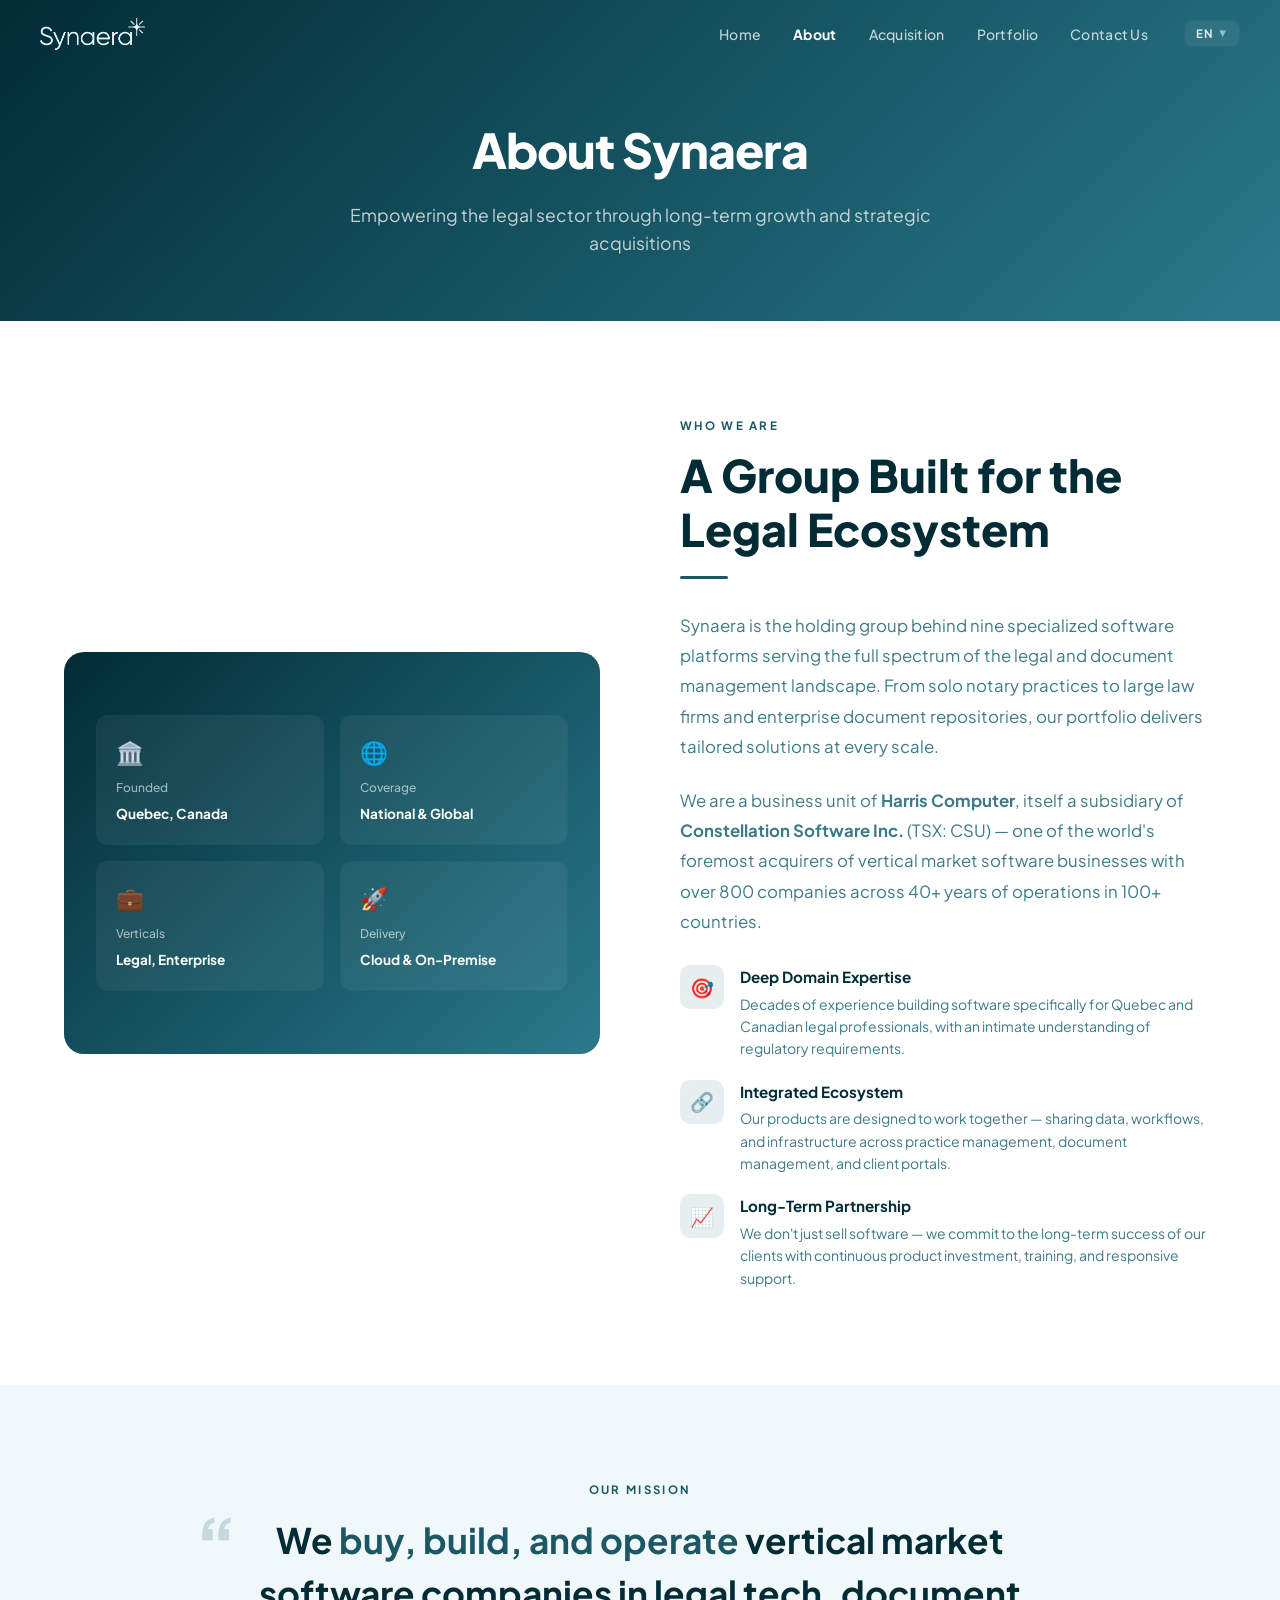
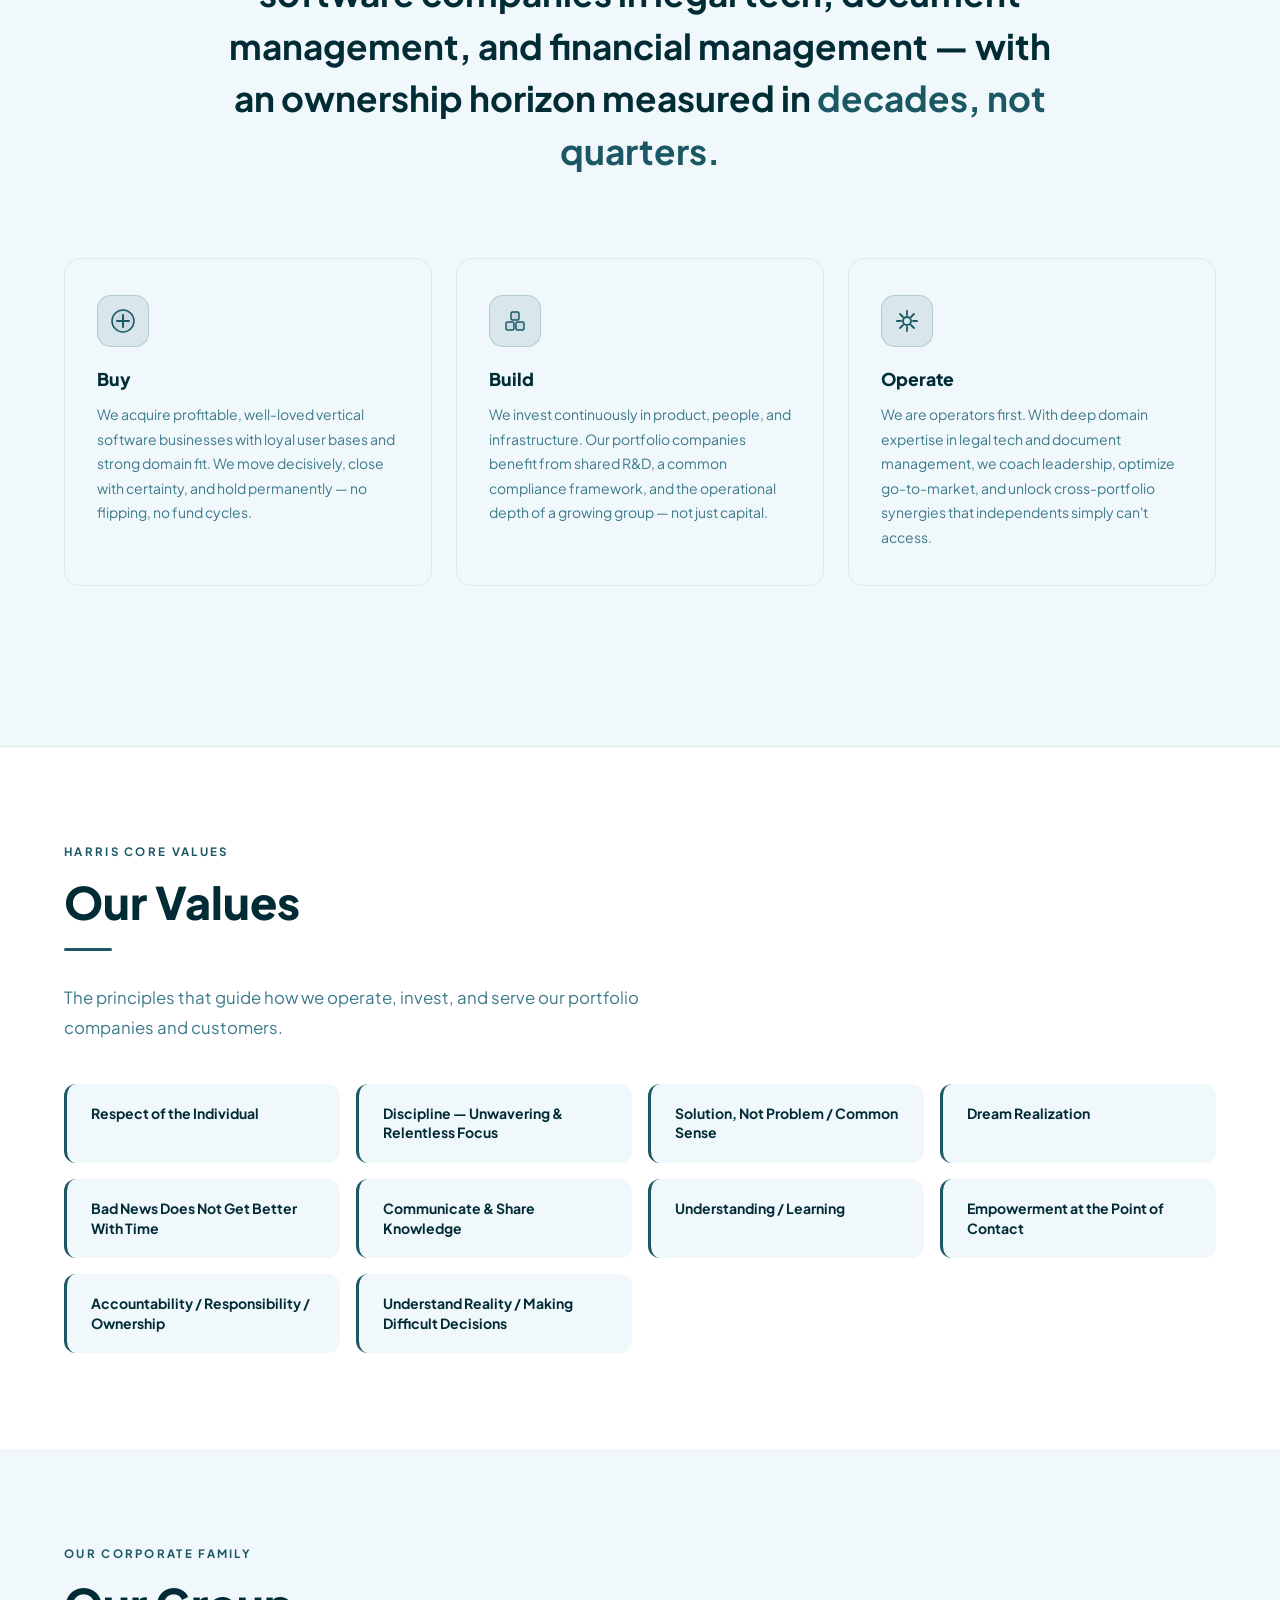
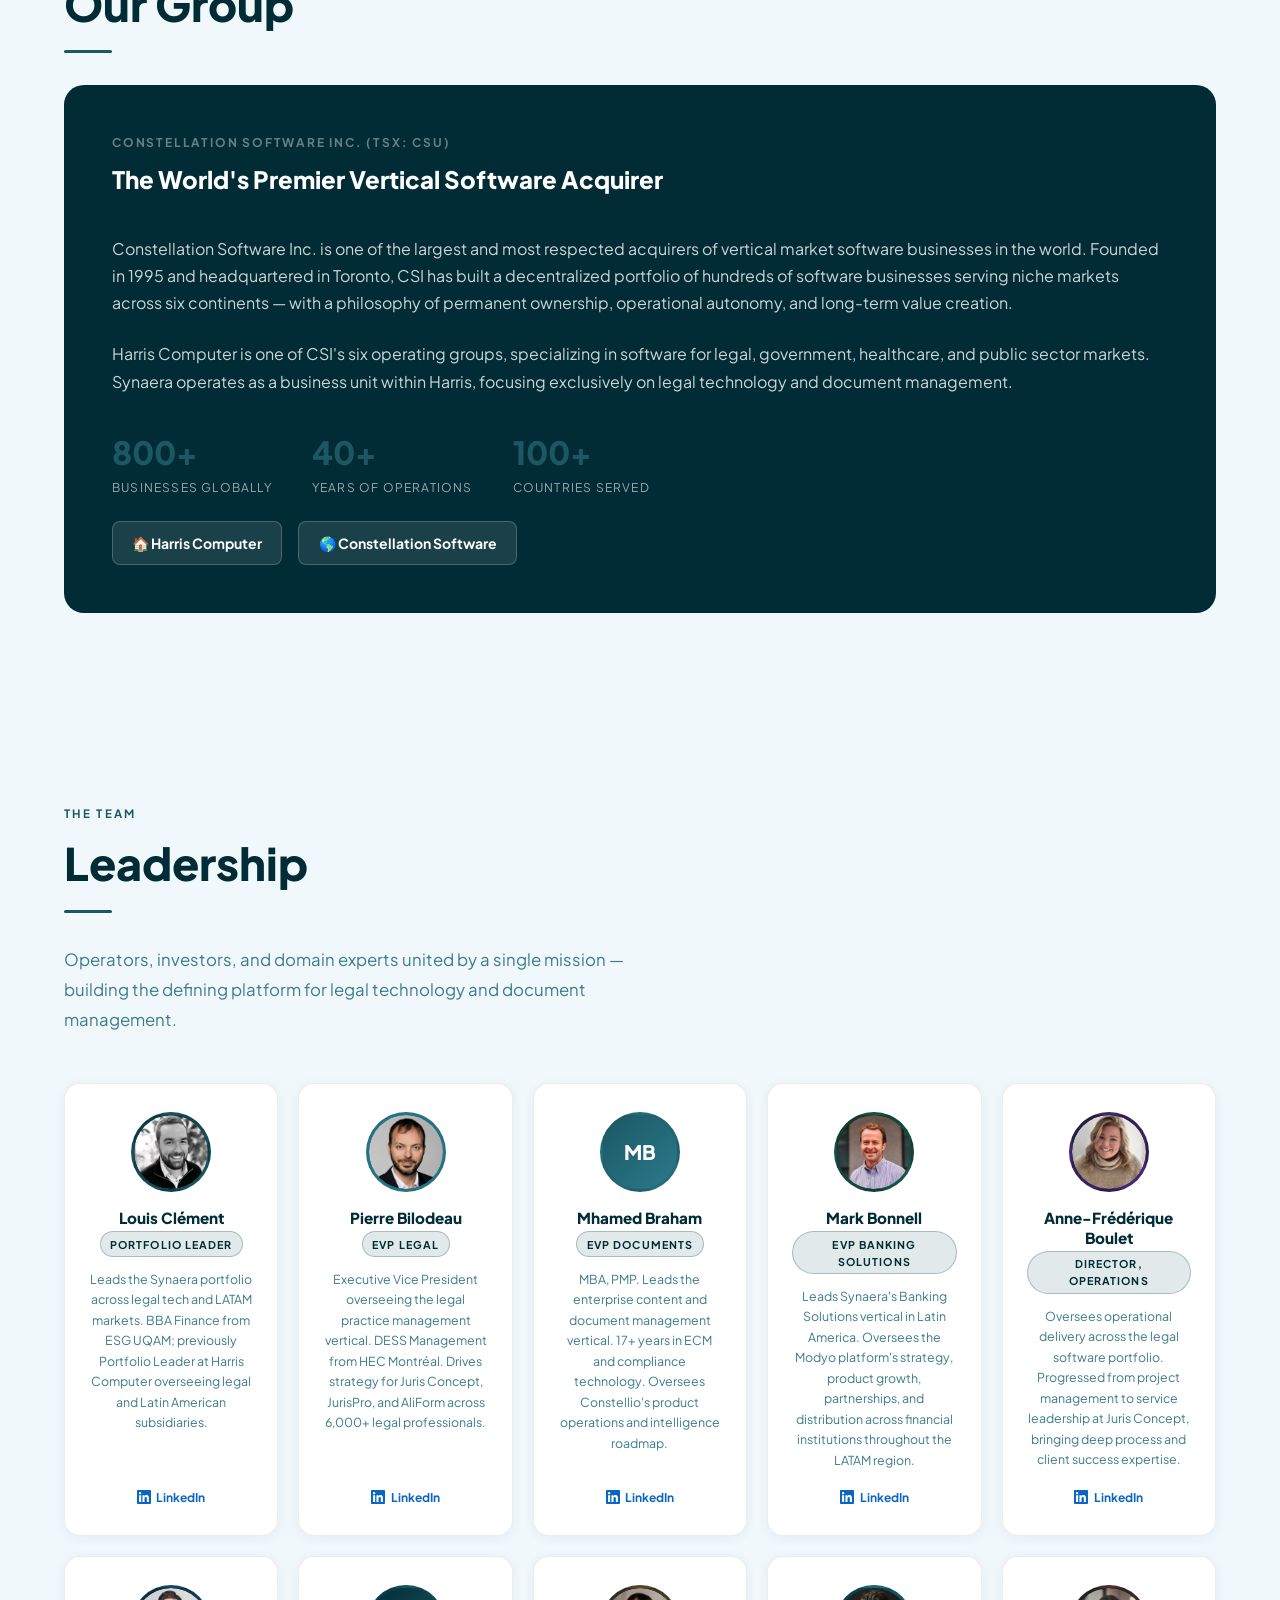
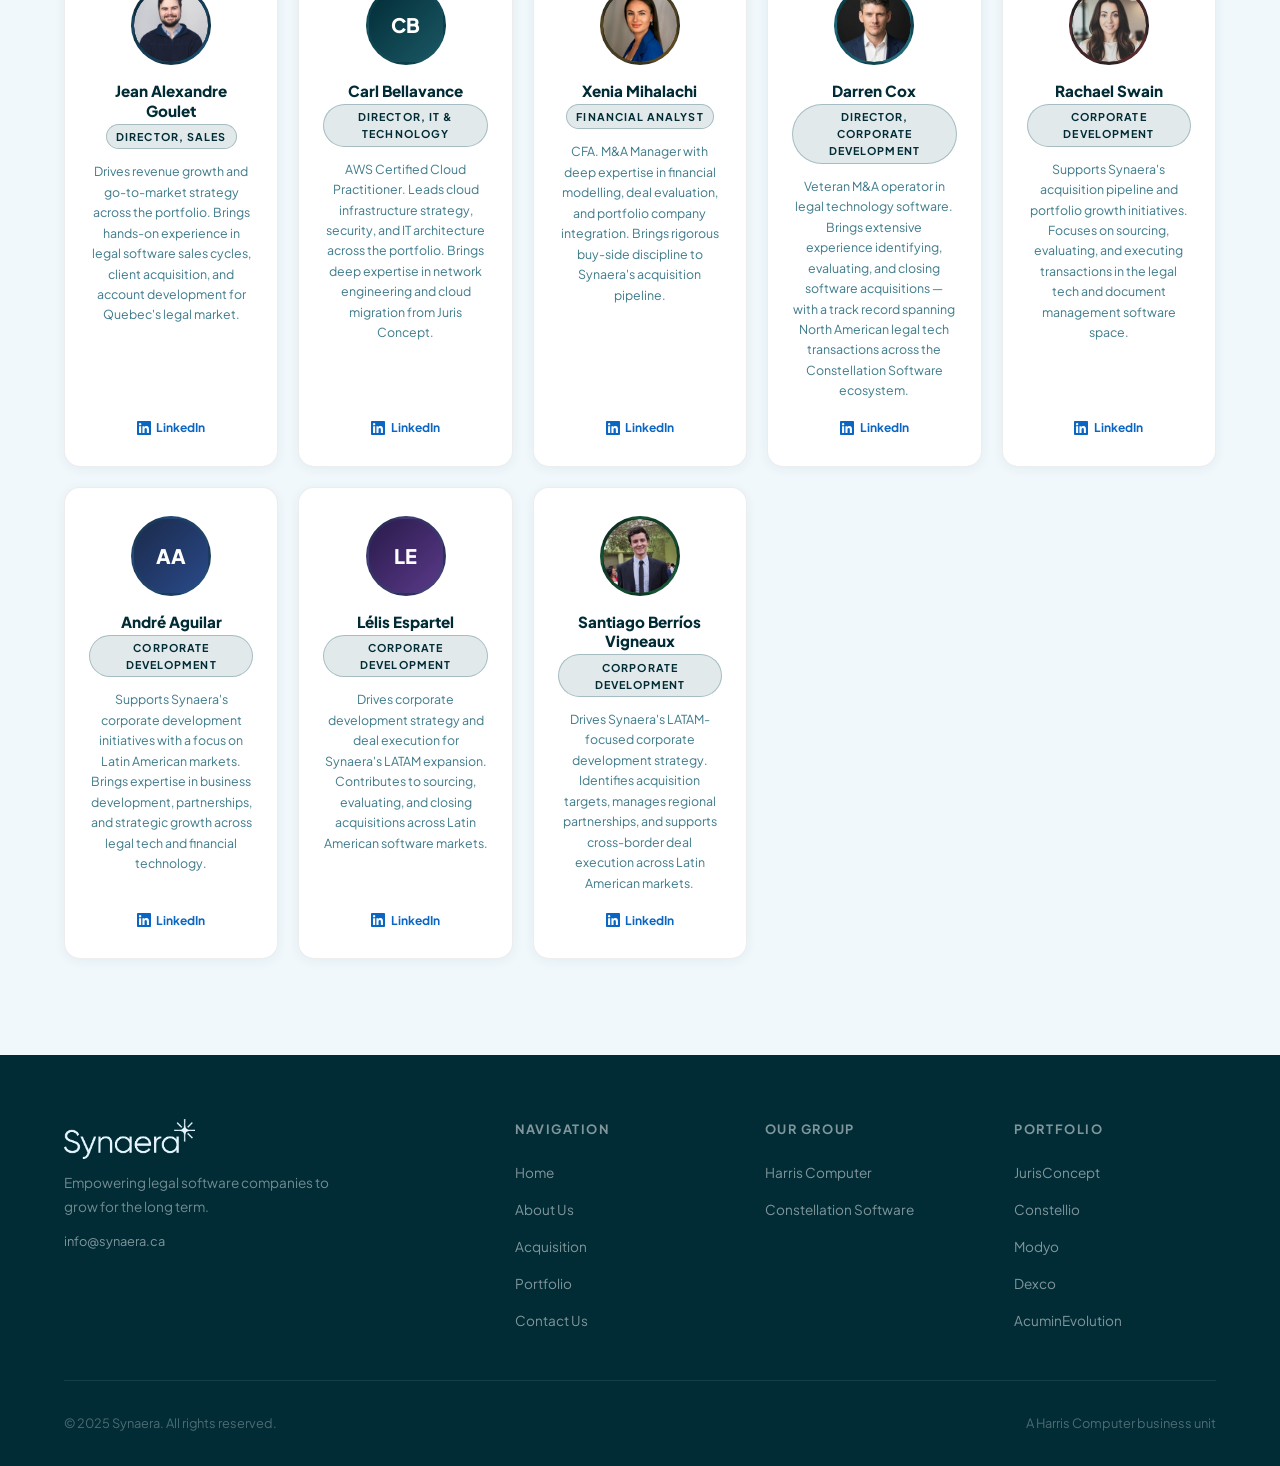
<file: about.html>
<!DOCTYPE html>
<html lang="en">
<head>
  <meta charset="UTF-8" />
  <meta name="viewport" content="width=device-width, initial-scale=1.0" />
  <meta name="robots" content="noindex, nofollow" />
  <title>About — Synaera</title>
  <link rel="icon" href="favicon.svg" />
  <link rel="preconnect" href="https://fonts.googleapis.com" />
  <link rel="preconnect" href="https://fonts.gstatic.com" crossorigin />
  <link href="https://fonts.googleapis.com/css2?family=Plus+Jakarta+Sans:wght@300;400;500;600;700;800&display=swap" rel="stylesheet" />
  <link rel="stylesheet" href="css/style.css" />
</head>
<body>

<!-- ─── Navigation ────────────────────────────────────────────────── -->
<nav class="navbar scrolled" id="navbar">
  <div class="container nav-inner">
    <a class="nav-logo" href="index.html">
      <img src="logo-light.png" alt="Synaera" height="32" id="nav-logo-img">
    </a>
    <ul class="nav-links">
      <li><a href="index.html" data-page="index.html" data-i18n="nav_home">Home</a></li>
      <li class="nav-dropdown">
        <a href="about.html" data-page="about.html" class="nav-active" data-i18n="nav_about">About <span class="nav-chevron">&#9660;</span></a>
        <div class="nav-dropdown-menu">
          <a href="about.html#who">Who We Are</a>
          <a href="about.html#mission">Our Mission</a>
          <a href="about.html#values">Our Values</a>
          <a href="about.html#group">Our Group</a>
          <a href="about.html#team">Team</a>
          <div class="divider-line"></div>
          <a href="https://www.harriscomputer.com/" target="_blank" class="ext-link">Harris Computer</a>
          <a href="https://www.csisoftware.com/" target="_blank" class="ext-link">Constellation Software</a>
        </div>
      </li>
      <li><a href="acquisition.html" data-page="acquisition.html" data-i18n="nav_acquisition">Acquisition</a></li>
      <li><a href="portfolio.html" data-page="portfolio.html" data-i18n="nav_portfolio">Portfolio</a></li>
      <li><a href="contact.html" data-page="contact.html" data-i18n="nav_contact">Contact</a></li>
      <li class="lang-switcher">
        <button class="lang-select-btn" onclick="toggleLangMenu(this)">EN <span class="lang-chevron">&#9660;</span></button>
        <div class="lang-select-menu">
          <button data-lang="en" onclick="setLang('en')"><span class="lang-code">EN</span><span class="lang-name">English</span></button>
          <button data-lang="fr" onclick="setLang('fr')"><span class="lang-code">FR</span><span class="lang-name">Fran&#231;ais</span></button>
          <button data-lang="es" onclick="setLang('es')"><span class="lang-code">ES</span><span class="lang-name">Espa&#241;ol</span></button>
          <button data-lang="pt" onclick="setLang('pt')"><span class="lang-code">PT</span><span class="lang-name">Portugu&#234;s BR</span></button>
        </div>
      </li>
    </ul>
    <button class="nav-hamburger" id="nav-hamburger" aria-label="Menu">
      <span></span><span></span><span></span>
    </button>
  </div>
</nav>

<!-- ─── Page Hero ─────────────────────────────────────────────────── -->
<div class="page-hero" style="padding-top:7rem;">
  <div class="container">
    <h1>About Synaera</h1>
    <p>Empowering the legal sector through long-term growth and strategic acquisitions</p>
  </div>
</div>

<!-- ─── Who We Are ───────────────────────────────────────────────── -->
<section id="who" class="section" style="background:var(--white);">
  <div class="container">
    <div class="about-grid">
      <div class="about-img-wrap">
        <div class="about-diagram">
          <div class="about-diag-item">
            <div class="icon">🏛️</div>
            <div class="lbl" data-i18n="diag_1_lbl">Founded</div>
            <div class="val" data-i18n="diag_1_val">Quebec, Canada</div>
          </div>
          <div class="about-diag-item">
            <div class="icon">🌐</div>
            <div class="lbl" data-i18n="diag_2_lbl">Coverage</div>
            <div class="val" data-i18n="diag_2_val">National &amp; Global</div>
          </div>
          <div class="about-diag-item">
            <div class="icon">💼</div>
            <div class="lbl" data-i18n="diag_3_lbl">Verticals</div>
            <div class="val" data-i18n="diag_3_val">Legal, Enterprise</div>
          </div>
          <div class="about-diag-item">
            <div class="icon">🚀</div>
            <div class="lbl" data-i18n="diag_4_lbl">Delivery</div>
            <div class="val" data-i18n="diag_4_val">Cloud &amp; On-Premise</div>
          </div>
        </div>
      </div>
      <div class="reveal">
        <div class="section-label" data-i18n="about_label">Who We Are</div>
        <h2 class="section-title" data-i18n-html="about_title">A Group Built for the<br />Legal Ecosystem</h2>
        <div class="divider"></div>
        <p class="section-desc" style="margin-bottom:1.5rem;" data-i18n="about_desc">
          Synaera is the holding group behind nine specialized software platforms serving the full spectrum of the legal and document management landscape. From solo notary practices to large law firms and enterprise document repositories, our portfolio delivers tailored solutions at every scale.
        </p>
        <p class="section-desc" style="margin-bottom:1.5rem;">
          We are a business unit of <strong>Harris Computer</strong>, itself a subsidiary of <strong>Constellation Software Inc.</strong> (TSX: CSU) — one of the world's foremost acquirers of vertical market software businesses with over 800 companies across 40+ years of operations in 100+ countries.
        </p>
        <div class="about-features">
          <div class="about-feature">
            <div class="about-feature-icon">🎯</div>
            <div class="about-feature-text">
              <h4 data-i18n="feat_1_title">Deep Domain Expertise</h4>
              <p data-i18n="feat_1_desc">Decades of experience building software specifically for Quebec and Canadian legal professionals, with an intimate understanding of regulatory requirements.</p>
            </div>
          </div>
          <div class="about-feature">
            <div class="about-feature-icon">🔗</div>
            <div class="about-feature-text">
              <h4 data-i18n="feat_2_title">Integrated Ecosystem</h4>
              <p data-i18n="feat_2_desc">Our products are designed to work together — sharing data, workflows, and infrastructure across practice management, document management, and client portals.</p>
            </div>
          </div>
          <div class="about-feature">
            <div class="about-feature-icon">📈</div>
            <div class="about-feature-text">
              <h4 data-i18n="feat_3_title">Long-Term Partnership</h4>
              <p data-i18n="feat_3_desc">We don't just sell software — we commit to the long-term success of our clients with continuous product investment, training, and responsive support.</p>
            </div>
          </div>
        </div>
      </div>
    </div>
  </div>
</section>

<!-- ─── Our Mission ───────────────────────────────────────────────── -->
<section id="mission" class="section" style="background:var(--light);">
  <div class="container">
    <div class="mission-statement reveal">
      <div class="section-label" style="text-align:center;display:block;margin-bottom:.9rem" data-i18n="mission_label">Our Mission</div>
      <blockquote data-i18n-html="mission_quote">
        We <em>buy, build, and operate</em> vertical market software companies in legal tech, document management, and financial management — with an ownership horizon measured in <em>decades, not quarters.</em>
      </blockquote>
    </div>
    <div class="mission-pillars">
      <div class="mission-pillar reveal">
        <div class="mission-pillar-icon">
          <svg width="28" height="28" viewBox="0 0 28 28" fill="none">
            <circle cx="14" cy="14" r="11" stroke="currentColor" stroke-width="1.5" fill="rgba(27,88,100,0.08)"/>
            <path d="M8 14h12M14 8v12" stroke="currentColor" stroke-width="2" stroke-linecap="round"/>
          </svg>
        </div>
        <h3 data-i18n="pillar_buy">Buy</h3>
        <p data-i18n="pillar_buy_desc">We acquire profitable, well-loved vertical software businesses with loyal user bases and strong domain fit. We move decisively, close with certainty, and hold permanently — no flipping, no fund cycles.</p>
      </div>
      <div class="mission-pillar reveal">
        <div class="mission-pillar-icon">
          <svg width="28" height="28" viewBox="0 0 28 28" fill="none">
            <rect x="5" y="15" width="8" height="8" rx="1.5" stroke="currentColor" stroke-width="1.5" fill="rgba(27,88,100,0.08)"/>
            <rect x="15" y="15" width="8" height="8" rx="1.5" stroke="currentColor" stroke-width="1.5" fill="rgba(27,88,100,0.08)"/>
            <rect x="10" y="5" width="8" height="8" rx="1.5" stroke="currentColor" stroke-width="1.5" fill="rgba(27,88,100,0.12)"/>
          </svg>
        </div>
        <h3 data-i18n="pillar_build">Build</h3>
        <p data-i18n="pillar_build_desc">We invest continuously in product, people, and infrastructure. Our portfolio companies benefit from shared R&amp;D, a common compliance framework, and the operational depth of a growing group — not just capital.</p>
      </div>
      <div class="mission-pillar reveal">
        <div class="mission-pillar-icon">
          <svg width="28" height="28" viewBox="0 0 28 28" fill="none">
            <circle cx="14" cy="14" r="4" stroke="currentColor" stroke-width="1.8"/>
            <path d="M14 4v4M14 20v4M4 14h4M20 14h4M7 7l3 3M18 18l3 3M21 7l-3 3M10 18l-3 3" stroke="currentColor" stroke-width="1.8" stroke-linecap="round"/>
          </svg>
        </div>
        <h3 data-i18n="pillar_operate">Operate</h3>
        <p data-i18n="pillar_operate_desc">We are operators first. With deep domain expertise in legal tech and document management, we coach leadership, optimize go-to-market, and unlock cross-portfolio synergies that independents simply can't access.</p>
      </div>
    </div>
  </div>
</section>

<!-- ─── Our Values ────────────────────────────────────────────────── -->
<section id="values" class="section" style="background:var(--white);">
  <div class="container">
    <div class="reveal">
      <div class="section-label" data-i18n="values_label">Harris Core Values</div>
      <h2 class="section-title" data-i18n="values_title">Our Values</h2>
      <div class="divider"></div>
      <p class="section-desc" data-i18n="values_desc">The principles that guide how we operate, invest, and serve our portfolio companies and customers.</p>
    </div>
    <div class="values-grid">
      <div class="value-card reveal"><p data-i18n="value_1">Respect of the Individual</p></div>
      <div class="value-card reveal"><p data-i18n="value_2">Discipline — Unwavering &amp; Relentless Focus</p></div>
      <div class="value-card reveal"><p data-i18n="value_3">Solution, Not Problem / Common Sense</p></div>
      <div class="value-card reveal"><p data-i18n="value_4">Dream Realization</p></div>
      <div class="value-card reveal"><p data-i18n="value_5">Bad News Does Not Get Better With Time</p></div>
      <div class="value-card reveal"><p data-i18n="value_6">Communicate &amp; Share Knowledge</p></div>
      <div class="value-card reveal"><p data-i18n="value_7">Understanding / Learning</p></div>
      <div class="value-card reveal"><p data-i18n="value_8">Empowerment at the Point of Contact</p></div>
      <div class="value-card reveal"><p data-i18n="value_9">Accountability / Responsibility / Ownership</p></div>
      <div class="value-card reveal"><p data-i18n="value_10">Understand Reality / Making Difficult Decisions</p></div>
    </div>
  </div>
</section>

<!-- ─── Our Group ─────────────────────────────────────────────────── -->
<section id="group" class="section" style="background:var(--light);">
  <div class="container">
    <div class="reveal">
      <div class="section-label" data-i18n="group_label">Our Corporate Family</div>
      <h2 class="section-title" data-i18n="group_title">Our Group</h2>
      <div class="divider"></div>
    </div>
    <div class="group-card reveal">
      <div>
        <div style="font-size:.75rem;letter-spacing:.15em;text-transform:uppercase;color:rgba(255,255,255,.4);margin-bottom:.5rem;font-weight:700;" data-i18n="group_eyebrow">Constellation Software Inc. (TSX: CSU)</div>
        <h3 style="font-size:1.5rem;font-weight:900;color:#fff;margin-bottom:.75rem;" data-i18n="group_h3">The World's Premier Vertical Software Acquirer</h3>
      </div>
      <p data-i18n="group_desc_1">Constellation Software Inc. is one of the largest and most respected acquirers of vertical market software businesses in the world. Founded in 1995 and headquartered in Toronto, CSI has built a decentralized portfolio of hundreds of software businesses serving niche markets across six continents — with a philosophy of permanent ownership, operational autonomy, and long-term value creation.</p>
      <p data-i18n="group_desc_2">Harris Computer is one of CSI's six operating groups, specializing in software for legal, government, healthcare, and public sector markets. Synaera operates as a business unit within Harris, focusing exclusively on legal technology and document management.</p>
      <div class="group-stats">
        <div class="group-stat">
          <div class="num">800+</div>
          <div class="lbl" data-i18n="group_stat_1_lbl">Businesses Globally</div>
        </div>
        <div class="group-stat">
          <div class="num">40+</div>
          <div class="lbl" data-i18n="group_stat_2_lbl">Years of Operations</div>
        </div>
        <div class="group-stat">
          <div class="num">100+</div>
          <div class="lbl" data-i18n="group_stat_3_lbl">Countries Served</div>
        </div>
      </div>
      <div class="group-links">
        <a href="https://www.harriscomputer.com/" target="_blank">&#127968; Harris Computer</a>
        <a href="https://www.csisoftware.com/" target="_blank">&#127758; Constellation Software</a>
      </div>
    </div>
  </div>
</section>

<!-- ─── Team ──────────────────────────────────────────────────────── -->
<section id="team" class="section" style="background:var(--light);">
  <div class="container">
    <div class="reveal">
      <div class="section-label" data-i18n="leadership_label">The Team</div>
      <h2 class="section-title" data-i18n="leadership_title">Leadership</h2>
      <div class="divider"></div>
      <p class="section-desc" data-i18n="leadership_desc">Operators, investors, and domain experts united by a single mission — building the defining platform for legal technology and document management.</p>
    </div>
    <div class="leadership-grid">

      <div class="leader-card reveal">
        <div class="leader-avatar" style="background:linear-gradient(135deg,#012c36,#1b5864)"><img src="images/team/louis.jpg" alt="Louis Clément" onerror="this.parentElement.innerHTML='LC'"></div>
        <div class="leader-name">Louis Clément</div>
        <div class="leader-title" data-i18n="ltitle_lc">Portfolio Leader</div>
        <div class="leader-bio" data-i18n="lbio_lc">Leads the Synaera portfolio across legal tech and LATAM markets. BBA Finance from ESG UQAM; previously Portfolio Leader at Harris Computer overseeing legal and Latin American subsidiaries.</div>
        <a class="leader-linkedin" href="https://ca.linkedin.com/in/louis-cl%C3%A9ment-571a9857/" target="_blank">
          <svg width="14" height="14" viewBox="0 0 24 24" fill="#0A66C2"><path d="M20.447 20.452h-3.554v-5.569c0-1.328-.027-3.037-1.852-3.037-1.853 0-2.136 1.445-2.136 2.939v5.667H9.351V9h3.414v1.561h.046c.477-.9 1.637-1.85 3.37-1.85 3.601 0 4.267 2.37 4.267 5.455v6.286zM5.337 7.433a2.062 2.062 0 01-2.063-2.065 2.064 2.064 0 112.063 2.065zm1.782 13.019H3.555V9h3.564v11.452zM22.225 0H1.771C.792 0 0 .774 0 1.729v20.542C0 23.227.792 24 1.771 24h20.451C23.2 24 24 23.227 24 22.271V1.729C24 .774 23.2 0 22.222 0h.003z"/></svg>
          <span data-i18n="linkedin_label">LinkedIn</span>
        </a>
      </div>

      <div class="leader-card reveal">
        <div class="leader-avatar" style="background:linear-gradient(135deg,#2a7a8c,#2a7a8c)"><img src="images/team/pierre.jpg" alt="Pierre Bilodeau" onerror="this.parentElement.innerHTML='PB'"></div>
        <div class="leader-name">Pierre Bilodeau</div>
        <div class="leader-title" data-i18n="ltitle_pb">EVP Legal</div>
        <div class="leader-bio" data-i18n="lbio_pb">Executive Vice President overseeing the legal practice management vertical. DESS Management from HEC Montréal. Drives strategy for Juris Concept, JurisPro, and AliForm across 6,000+ legal professionals.</div>
        <a class="leader-linkedin" href="https://www.linkedin.com/in/pierre-bilodeau-21730083/" target="_blank">
          <svg width="14" height="14" viewBox="0 0 24 24" fill="#0A66C2"><path d="M20.447 20.452h-3.554v-5.569c0-1.328-.027-3.037-1.852-3.037-1.853 0-2.136 1.445-2.136 2.939v5.667H9.351V9h3.414v1.561h.046c.477-.9 1.637-1.85 3.37-1.85 3.601 0 4.267 2.37 4.267 5.455v6.286zM5.337 7.433a2.062 2.062 0 01-2.063-2.065 2.064 2.064 0 112.063 2.065zm1.782 13.019H3.555V9h3.564v11.452zM22.225 0H1.771C.792 0 0 .774 0 1.729v20.542C0 23.227.792 24 1.771 24h20.451C23.2 24 24 23.227 24 22.271V1.729C24 .774 23.2 0 22.222 0h.003z"/></svg>
          <span data-i18n="linkedin_label">LinkedIn</span>
        </a>
      </div>

      <div class="leader-card reveal">
        <div class="leader-avatar" style="background:linear-gradient(135deg,#1b5864,#2a7a8c)">MB</div>
        <div class="leader-name">Mhamed Braham</div>
        <div class="leader-title" data-i18n="ltitle_mb">EVP Documents</div>
        <div class="leader-bio" data-i18n="lbio_mb">MBA, PMP. Leads the enterprise content and document management vertical. 17+ years in ECM and compliance technology. Oversees Constellio's product operations and intelligence roadmap.</div>
        <a class="leader-linkedin" href="https://ca.linkedin.com/in/mhamed-braham" target="_blank">
          <svg width="14" height="14" viewBox="0 0 24 24" fill="#0A66C2"><path d="M20.447 20.452h-3.554v-5.569c0-1.328-.027-3.037-1.852-3.037-1.853 0-2.136 1.445-2.136 2.939v5.667H9.351V9h3.414v1.561h.046c.477-.9 1.637-1.85 3.37-1.85 3.601 0 4.267 2.37 4.267 5.455v6.286zM5.337 7.433a2.062 2.062 0 01-2.063-2.065 2.064 2.064 0 112.063 2.065zm1.782 13.019H3.555V9h3.564v11.452zM22.225 0H1.771C.792 0 0 .774 0 1.729v20.542C0 23.227.792 24 1.771 24h20.451C23.2 24 24 23.227 24 22.271V1.729C24 .774 23.2 0 22.222 0h.003z"/></svg>
          <span data-i18n="linkedin_label">LinkedIn</span>
        </a>
      </div>

      <div class="leader-card reveal">
        <div class="leader-avatar" style="background:linear-gradient(135deg,#0a2a1e,#145c3a)"><img src="images/team/mark.jpg" alt="Mark Bonnell" onerror="this.parentElement.innerHTML='MB'"></div>
        <div class="leader-name">Mark Bonnell</div>
        <div class="leader-title" data-i18n="ltitle_mbu">EVP Banking Solutions</div>
        <div class="leader-bio" data-i18n="lbio_mbu">Leads Synaera's Banking Solutions vertical in Latin America. Oversees the Modyo platform's strategy, product growth, partnerships, and distribution across financial institutions throughout the LATAM region.</div>
        <a class="leader-linkedin" href="https://www.linkedin.com/in/markbonnell/" target="_blank">
          <svg width="14" height="14" viewBox="0 0 24 24" fill="#0A66C2"><path d="M20.447 20.452h-3.554v-5.569c0-1.328-.027-3.037-1.852-3.037-1.853 0-2.136 1.445-2.136 2.939v5.667H9.351V9h3.414v1.561h.046c.477-.9 1.637-1.85 3.37-1.85 3.601 0 4.267 2.37 4.267 5.455v6.286zM5.337 7.433a2.062 2.062 0 01-2.063-2.065 2.064 2.064 0 112.063 2.065zm1.782 13.019H3.555V9h3.564v11.452zM22.225 0H1.771C.792 0 0 .774 0 1.729v20.542C0 23.227.792 24 1.771 24h20.451C23.2 24 24 23.227 24 22.271V1.729C24 .774 23.2 0 22.222 0h.003z"/></svg>
          <span data-i18n="linkedin_label">LinkedIn</span>
        </a>
      </div>

      <div class="leader-card reveal">
        <div class="leader-avatar" style="background:linear-gradient(135deg,#1a0a2a,#5a1a8a)"><img src="images/team/anne.jpg" alt="Anne-Frédérique Boulet" onerror="this.parentElement.innerHTML='AB'"></div>
        <div class="leader-name">Anne-Frédérique Boulet</div>
        <div class="leader-title" data-i18n="ltitle_ab">Director, Operations</div>
        <div class="leader-bio" data-i18n="lbio_ab">Oversees operational delivery across the legal software portfolio. Progressed from project management to service leadership at Juris Concept, bringing deep process and client success expertise.</div>
        <a class="leader-linkedin" href="https://ca.linkedin.com/in/afbouletafb" target="_blank">
          <svg width="14" height="14" viewBox="0 0 24 24" fill="#0A66C2"><path d="M20.447 20.452h-3.554v-5.569c0-1.328-.027-3.037-1.852-3.037-1.853 0-2.136 1.445-2.136 2.939v5.667H9.351V9h3.414v1.561h.046c.477-.9 1.637-1.85 3.37-1.85 3.601 0 4.267 2.37 4.267 5.455v6.286zM5.337 7.433a2.062 2.062 0 01-2.063-2.065 2.064 2.064 0 112.063 2.065zm1.782 13.019H3.555V9h3.564v11.452zM22.225 0H1.771C.792 0 0 .774 0 1.729v20.542C0 23.227.792 24 1.771 24h20.451C23.2 24 24 23.227 24 22.271V1.729C24 .774 23.2 0 22.222 0h.003z"/></svg>
          <span data-i18n="linkedin_label">LinkedIn</span>
        </a>
      </div>

      <div class="leader-card reveal">
        <div class="leader-avatar" style="background:linear-gradient(135deg,#0a1a2a,#1a4a6e)"><img src="images/team/jean.jpg" alt="Jean Alexandre Goulet" onerror="this.parentElement.innerHTML='JG'"></div>
        <div class="leader-name">Jean Alexandre Goulet</div>
        <div class="leader-title" data-i18n="ltitle_jag">Director, Sales</div>
        <div class="leader-bio" data-i18n="lbio_jag">Drives revenue growth and go-to-market strategy across the portfolio. Brings hands-on experience in legal software sales cycles, client acquisition, and account development for Quebec's legal market.</div>
        <a class="leader-linkedin" href="https://www.linkedin.com/in/jean-alexandre-goulet/" target="_blank">
          <svg width="14" height="14" viewBox="0 0 24 24" fill="#0A66C2"><path d="M20.447 20.452h-3.554v-5.569c0-1.328-.027-3.037-1.852-3.037-1.853 0-2.136 1.445-2.136 2.939v5.667H9.351V9h3.414v1.561h.046c.477-.9 1.637-1.85 3.37-1.85 3.601 0 4.267 2.37 4.267 5.455v6.286zM5.337 7.433a2.062 2.062 0 01-2.063-2.065 2.064 2.064 0 112.063 2.065zm1.782 13.019H3.555V9h3.564v11.452zM22.225 0H1.771C.792 0 0 .774 0 1.729v20.542C0 23.227.792 24 1.771 24h20.451C23.2 24 24 23.227 24 22.271V1.729C24 .774 23.2 0 22.222 0h.003z"/></svg>
          <span data-i18n="linkedin_label">LinkedIn</span>
        </a>
      </div>

      <div class="leader-card reveal">
        <div class="leader-avatar" style="background:linear-gradient(135deg,#012c36,#1b5864)">CB</div>
        <div class="leader-name">Carl Bellavance</div>
        <div class="leader-title" data-i18n="ltitle_cb">Director, IT &amp; Technology</div>
        <div class="leader-bio" data-i18n="lbio_cb">AWS Certified Cloud Practitioner. Leads cloud infrastructure strategy, security, and IT architecture across the portfolio. Brings deep expertise in network engineering and cloud migration from Juris Concept.</div>
        <a class="leader-linkedin" href="https://ca.linkedin.com/in/carl-bellavance" target="_blank">
          <svg width="14" height="14" viewBox="0 0 24 24" fill="#0A66C2"><path d="M20.447 20.452h-3.554v-5.569c0-1.328-.027-3.037-1.852-3.037-1.853 0-2.136 1.445-2.136 2.939v5.667H9.351V9h3.414v1.561h.046c.477-.9 1.637-1.85 3.37-1.85 3.601 0 4.267 2.37 4.267 5.455v6.286zM5.337 7.433a2.062 2.062 0 01-2.063-2.065 2.064 2.064 0 112.063 2.065zm1.782 13.019H3.555V9h3.564v11.452zM22.225 0H1.771C.792 0 0 .774 0 1.729v20.542C0 23.227.792 24 1.771 24h20.451C23.2 24 24 23.227 24 22.271V1.729C24 .774 23.2 0 22.222 0h.003z"/></svg>
          <span data-i18n="linkedin_label">LinkedIn</span>
        </a>
      </div>

      <div class="leader-card reveal">
        <div class="leader-avatar" style="background:linear-gradient(135deg,#2a1a0a,#7a4a10)"><img src="images/team/xenia.jpg" alt="Xenia Mihalachi" onerror="this.parentElement.innerHTML='XM'"></div>
        <div class="leader-name">Xenia Mihalachi</div>
        <div class="leader-title" data-i18n="ltitle_xm">Financial Analyst</div>
        <div class="leader-bio" data-i18n="lbio_xm">CFA. M&amp;A Manager with deep expertise in financial modelling, deal evaluation, and portfolio company integration. Brings rigorous buy-side discipline to Synaera's acquisition pipeline.</div>
        <a class="leader-linkedin" href="https://ca.linkedin.com/in/xenia-mihalachi-cfa-152635181" target="_blank">
          <svg width="14" height="14" viewBox="0 0 24 24" fill="#0A66C2"><path d="M20.447 20.452h-3.554v-5.569c0-1.328-.027-3.037-1.852-3.037-1.853 0-2.136 1.445-2.136 2.939v5.667H9.351V9h3.414v1.561h.046c.477-.9 1.637-1.85 3.37-1.85 3.601 0 4.267 2.37 4.267 5.455v6.286zM5.337 7.433a2.062 2.062 0 01-2.063-2.065 2.064 2.064 0 112.063 2.065zm1.782 13.019H3.555V9h3.564v11.452zM22.225 0H1.771C.792 0 0 .774 0 1.729v20.542C0 23.227.792 24 1.771 24h20.451C23.2 24 24 23.227 24 22.271V1.729C24 .774 23.2 0 22.222 0h.003z"/></svg>
          <span data-i18n="linkedin_label">LinkedIn</span>
        </a>
      </div>

      <div class="leader-card reveal">
        <div class="leader-avatar" style="background:linear-gradient(135deg,#012c36,#2a7a8c)"><img src="images/team/darren.jpg" alt="Darren Cox" onerror="this.parentElement.innerHTML='DC'"></div>
        <div class="leader-name">Darren Cox</div>
        <div class="leader-title" data-i18n="ltitle_dc">Director, Corporate Development</div>
        <div class="leader-bio" data-i18n="lbio_dc">Veteran M&amp;A operator in legal technology software. Brings extensive experience identifying, evaluating, and closing software acquisitions — with a track record spanning North American legal tech transactions across the Constellation Software ecosystem.</div>
        <a class="leader-linkedin" href="https://www.linkedin.com/in/darren-cox-a44273a7/" target="_blank">
          <svg width="14" height="14" viewBox="0 0 24 24" fill="#0A66C2"><path d="M20.447 20.452h-3.554v-5.569c0-1.328-.027-3.037-1.852-3.037-1.853 0-2.136 1.445-2.136 2.939v5.667H9.351V9h3.414v1.561h.046c.477-.9 1.637-1.85 3.37-1.85 3.601 0 4.267 2.37 4.267 5.455v6.286zM5.337 7.433a2.062 2.062 0 01-2.063-2.065 2.064 2.064 0 112.063 2.065zm1.782 13.019H3.555V9h3.564v11.452zM22.225 0H1.771C.792 0 0 .774 0 1.729v20.542C0 23.227.792 24 1.771 24h20.451C23.2 24 24 23.227 24 22.271V1.729C24 .774 23.2 0 22.222 0h.003z"/></svg>
          <span data-i18n="linkedin_label">LinkedIn</span>
        </a>
      </div>

      <div class="leader-card reveal">
        <div class="leader-avatar" style="background:linear-gradient(135deg,#1a0a0a,#7a2020)"><img src="images/team/rachael.jpg" alt="Rachael Swain" onerror="this.parentElement.innerHTML='RS'"></div>
        <div class="leader-name">Rachael Swain</div>
        <div class="leader-title" data-i18n="ltitle_rs">Corporate Development</div>
        <div class="leader-bio" data-i18n="lbio_rs">Supports Synaera's acquisition pipeline and portfolio growth initiatives. Focuses on sourcing, evaluating, and executing transactions in the legal tech and document management software space.</div>
        <a class="leader-linkedin" href="https://www.linkedin.com/in/rachaelswain/" target="_blank">
          <svg width="14" height="14" viewBox="0 0 24 24" fill="#0A66C2"><path d="M20.447 20.452h-3.554v-5.569c0-1.328-.027-3.037-1.852-3.037-1.853 0-2.136 1.445-2.136 2.939v5.667H9.351V9h3.414v1.561h.046c.477-.9 1.637-1.85 3.37-1.85 3.601 0 4.267 2.37 4.267 5.455v6.286zM5.337 7.433a2.062 2.062 0 01-2.063-2.065 2.064 2.064 0 112.063 2.065zm1.782 13.019H3.555V9h3.564v11.452zM22.225 0H1.771C.792 0 0 .774 0 1.729v20.542C0 23.227.792 24 1.771 24h20.451C23.2 24 24 23.227 24 22.271V1.729C24 .774 23.2 0 22.222 0h.003z"/></svg>
          <span data-i18n="linkedin_label">LinkedIn</span>
        </a>
      </div>

      <div class="leader-card reveal">
        <div class="leader-avatar" style="background:linear-gradient(135deg,#1a2a4a,#2a4a8a)">AA</div>
        <div class="leader-name">André Aguilar</div>
        <div class="leader-title" data-i18n="ltitle_aa">Corporate Development</div>
        <div class="leader-bio" data-i18n="lbio_aa">Supports Synaera's corporate development initiatives with a focus on Latin American markets. Brings expertise in business development, partnerships, and strategic growth across legal tech and financial technology.</div>
        <a class="leader-linkedin" href="https://www.linkedin.com/in/andr%C3%A9s-aguilar-leiton-864413124/" target="_blank">
          <svg width="14" height="14" viewBox="0 0 24 24" fill="#0A66C2"><path d="M20.447 20.452h-3.554v-5.569c0-1.328-.027-3.037-1.852-3.037-1.853 0-2.136 1.445-2.136 2.939v5.667H9.351V9h3.414v1.561h.046c.477-.9 1.637-1.85 3.37-1.85 3.601 0 4.267 2.37 4.267 5.455v6.286zM5.337 7.433a2.062 2.062 0 01-2.063-2.065 2.064 2.064 0 112.063 2.065zm1.782 13.019H3.555V9h3.564v11.452zM22.225 0H1.771C.792 0 0 .774 0 1.729v20.542C0 23.227.792 24 1.771 24h20.451C23.2 24 24 23.227 24 22.271V1.729C24 .774 23.2 0 22.222 0h.003z"/></svg>
          <span data-i18n="linkedin_label">LinkedIn</span>
        </a>
      </div>

      <div class="leader-card reveal">
        <div class="leader-avatar" style="background:linear-gradient(135deg,#2a1a4a,#5a3a8a)">LE</div>
        <div class="leader-name">Lélis Espartel</div>
        <div class="leader-title" data-i18n="ltitle_le">Corporate Development</div>
        <div class="leader-bio" data-i18n="lbio_le">Drives corporate development strategy and deal execution for Synaera's LATAM expansion. Contributes to sourcing, evaluating, and closing acquisitions across Latin American software markets.</div>
        <a class="leader-linkedin" href="https://www.linkedin.com/in/lelisespartel/" target="_blank">
          <svg width="14" height="14" viewBox="0 0 24 24" fill="#0A66C2"><path d="M20.447 20.452h-3.554v-5.569c0-1.328-.027-3.037-1.852-3.037-1.853 0-2.136 1.445-2.136 2.939v5.667H9.351V9h3.414v1.561h.046c.477-.9 1.637-1.85 3.37-1.85 3.601 0 4.267 2.37 4.267 5.455v6.286zM5.337 7.433a2.062 2.062 0 01-2.063-2.065 2.064 2.064 0 112.063 2.065zm1.782 13.019H3.555V9h3.564v11.452zM22.225 0H1.771C.792 0 0 .774 0 1.729v20.542C0 23.227.792 24 1.771 24h20.451C23.2 24 24 23.227 24 22.271V1.729C24 .774 23.2 0 22.222 0h.003z"/></svg>
          <span data-i18n="linkedin_label">LinkedIn</span>
        </a>
      </div>

      <div class="leader-card reveal">
        <div class="leader-avatar" style="background:linear-gradient(135deg,#0a1a0a,#1a5c2a)"><img src="images/team/santiago.jpg" alt="Santiago Berríos Vigneaux" onerror="this.parentElement.innerHTML='SB'"></div>
        <div class="leader-name">Santiago Berríos Vigneaux</div>
        <div class="leader-title" data-i18n="ltitle_sb">Corporate Development</div>
        <div class="leader-bio" data-i18n="lbio_sb">Drives Synaera's LATAM-focused corporate development strategy. Identifies acquisition targets, manages regional partnerships, and supports cross-border deal execution across Latin American markets.</div>
        <a class="leader-linkedin" href="https://cl.linkedin.com/in/santiago-ignacio-berr%C3%ADos-vigneaux-89405a185" target="_blank">
          <svg width="14" height="14" viewBox="0 0 24 24" fill="#0A66C2"><path d="M20.447 20.452h-3.554v-5.569c0-1.328-.027-3.037-1.852-3.037-1.853 0-2.136 1.445-2.136 2.939v5.667H9.351V9h3.414v1.561h.046c.477-.9 1.637-1.85 3.37-1.85 3.601 0 4.267 2.37 4.267 5.455v6.286zM5.337 7.433a2.062 2.062 0 01-2.063-2.065 2.064 2.064 0 112.063 2.065zm1.782 13.019H3.555V9h3.564v11.452zM22.225 0H1.771C.792 0 0 .774 0 1.729v20.542C0 23.227.792 24 1.771 24h20.451C23.2 24 24 23.227 24 22.271V1.729C24 .774 23.2 0 22.222 0h.003z"/></svg>
          <span data-i18n="linkedin_label">LinkedIn</span>
        </a>
      </div>

    </div>
  </div>
</section>

<!-- ─── Footer ────────────────────────────────────────────────────── -->
<footer class="footer">
  <div class="container">
    <div class="footer-top">
      <div class="footer-col">
        <a href="index.html" class="footer-logo"><img src="logo-light.png" alt="Synaera" style="height:40px;display:block;" /></a>
        <p class="footer-tagline" data-i18n="footer_tagline">Empowering legal software companies to grow for the long term.</p>
        <p style="margin-top:.75rem;font-size:.8rem;color:rgba(255,255,255,.5)">info@synaera.ca</p>
      </div>
      <div class="footer-col">
        <div class="footer-col-title" data-i18n="footer_nav_title">Navigation</div>
        <ul>
          <li><a href="index.html" data-i18n="nav_home">Home</a></li>
          <li><a href="about.html" data-i18n="nav_about_simple">About Us</a></li>
          <li><a href="acquisition.html" data-i18n="nav_acquisition">Acquisition</a></li>
          <li><a href="portfolio.html" data-i18n="nav_portfolio">Portfolio</a></li>
          <li><a href="contact.html" data-i18n="nav_contact">Contact</a></li>
        </ul>
      </div>
      <div class="footer-col">
        <div class="footer-col-title" data-i18n="footer_group_title">Our Group</div>
        <ul>
          <li><a href="https://www.harriscomputer.com/" target="_blank">Harris Computer</a></li>
          <li><a href="https://www.csisoftware.com/" target="_blank">Constellation Software</a></li>
        </ul>
      </div>
      <div class="footer-col">
        <div class="footer-col-title" data-i18n="footer_portfolio_title">Portfolio</div>
        <ul>
          <li><a href="https://jurisconcept.ca/" target="_blank">JurisConcept</a></li>
          <li><a href="https://www.constellio.com/" target="_blank">Constellio</a></li>
          <li><a href="https://www.modyo.com/" target="_blank">Modyo</a></li>
          <li><a href="https://dexco.com/" target="_blank">Dexco</a></li>
          <li><a href="https://acuminevolution.ca/" target="_blank">AcuminEvolution</a></li>
        </ul>
      </div>
    </div>
    <div class="footer-bottom">
      <span data-i18n="footer_copy">&copy; 2025 Synaera. All rights reserved.</span>
      <span>A <a href="https://www.harriscomputer.com/" target="_blank">Harris Computer</a> business unit</span>
    </div>
  </div>
</footer>

<script src="js/app.js"></script>
</body>
</html>
</file>
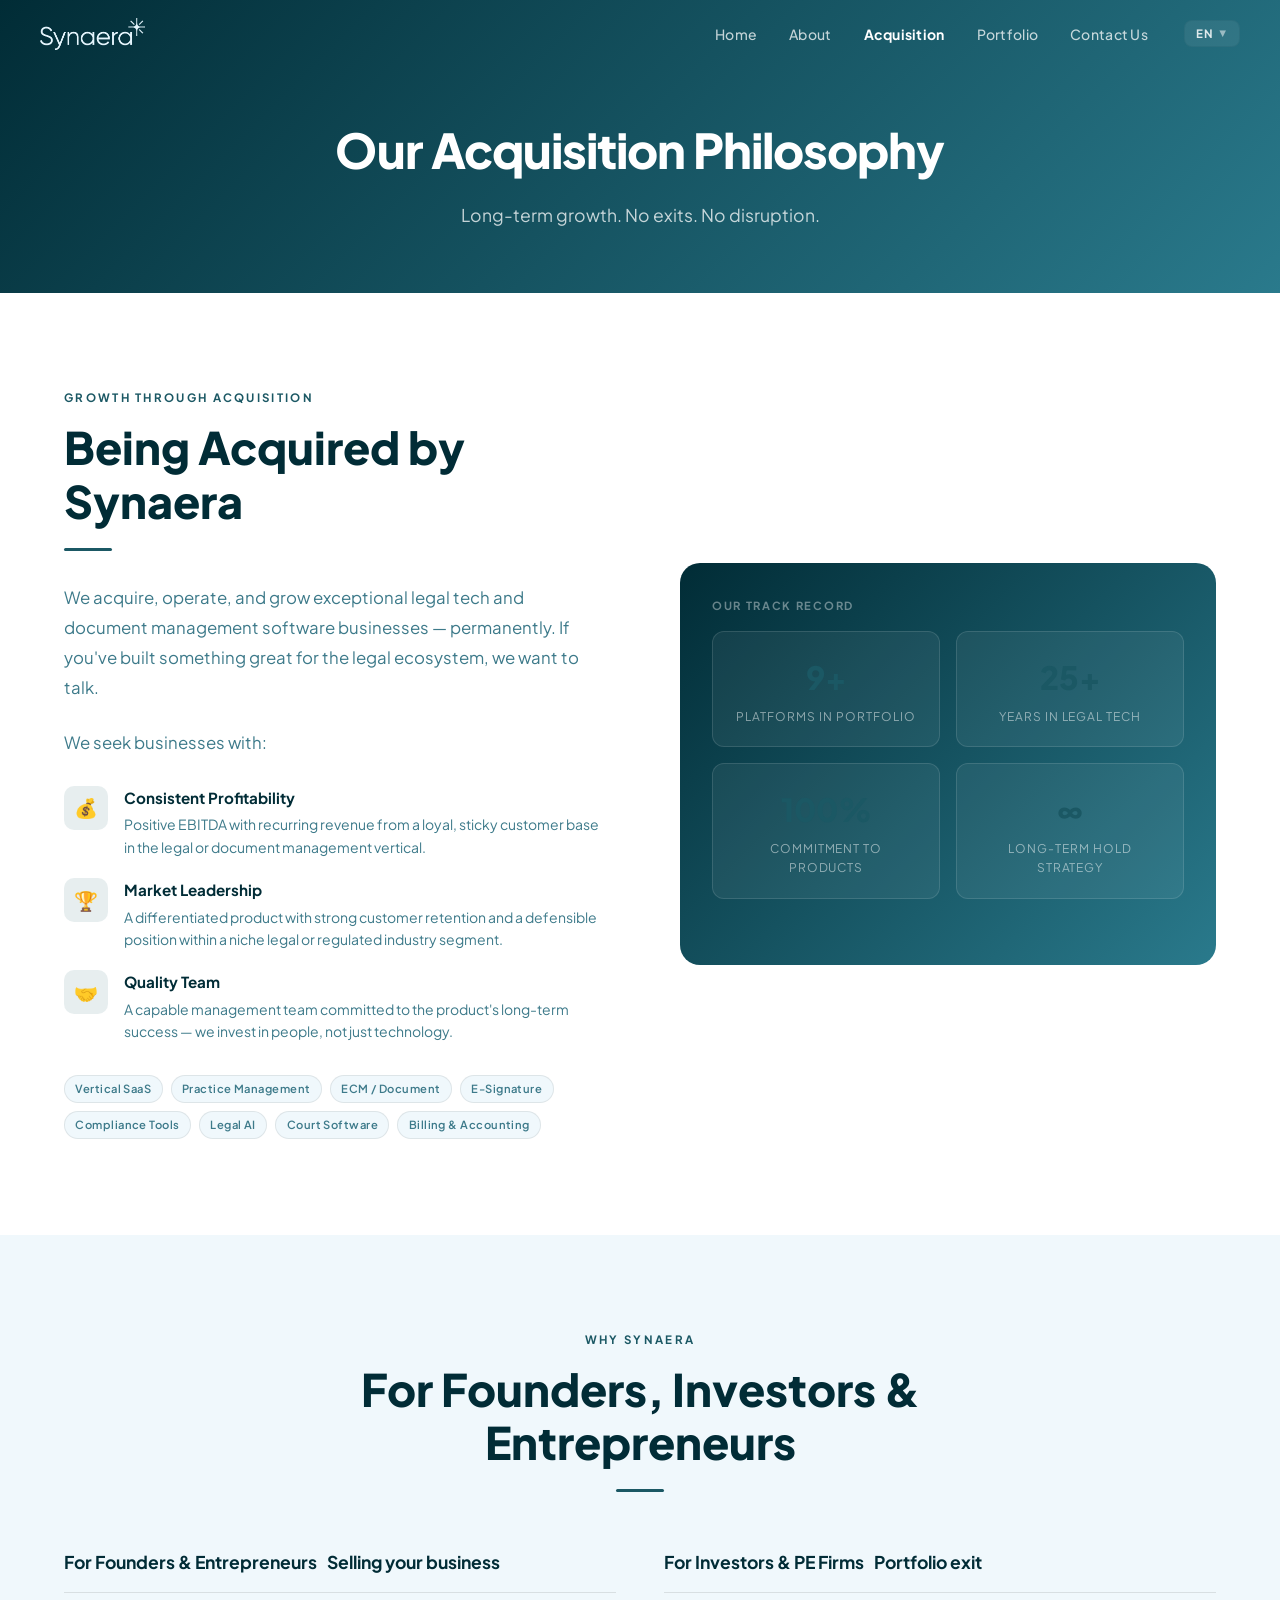
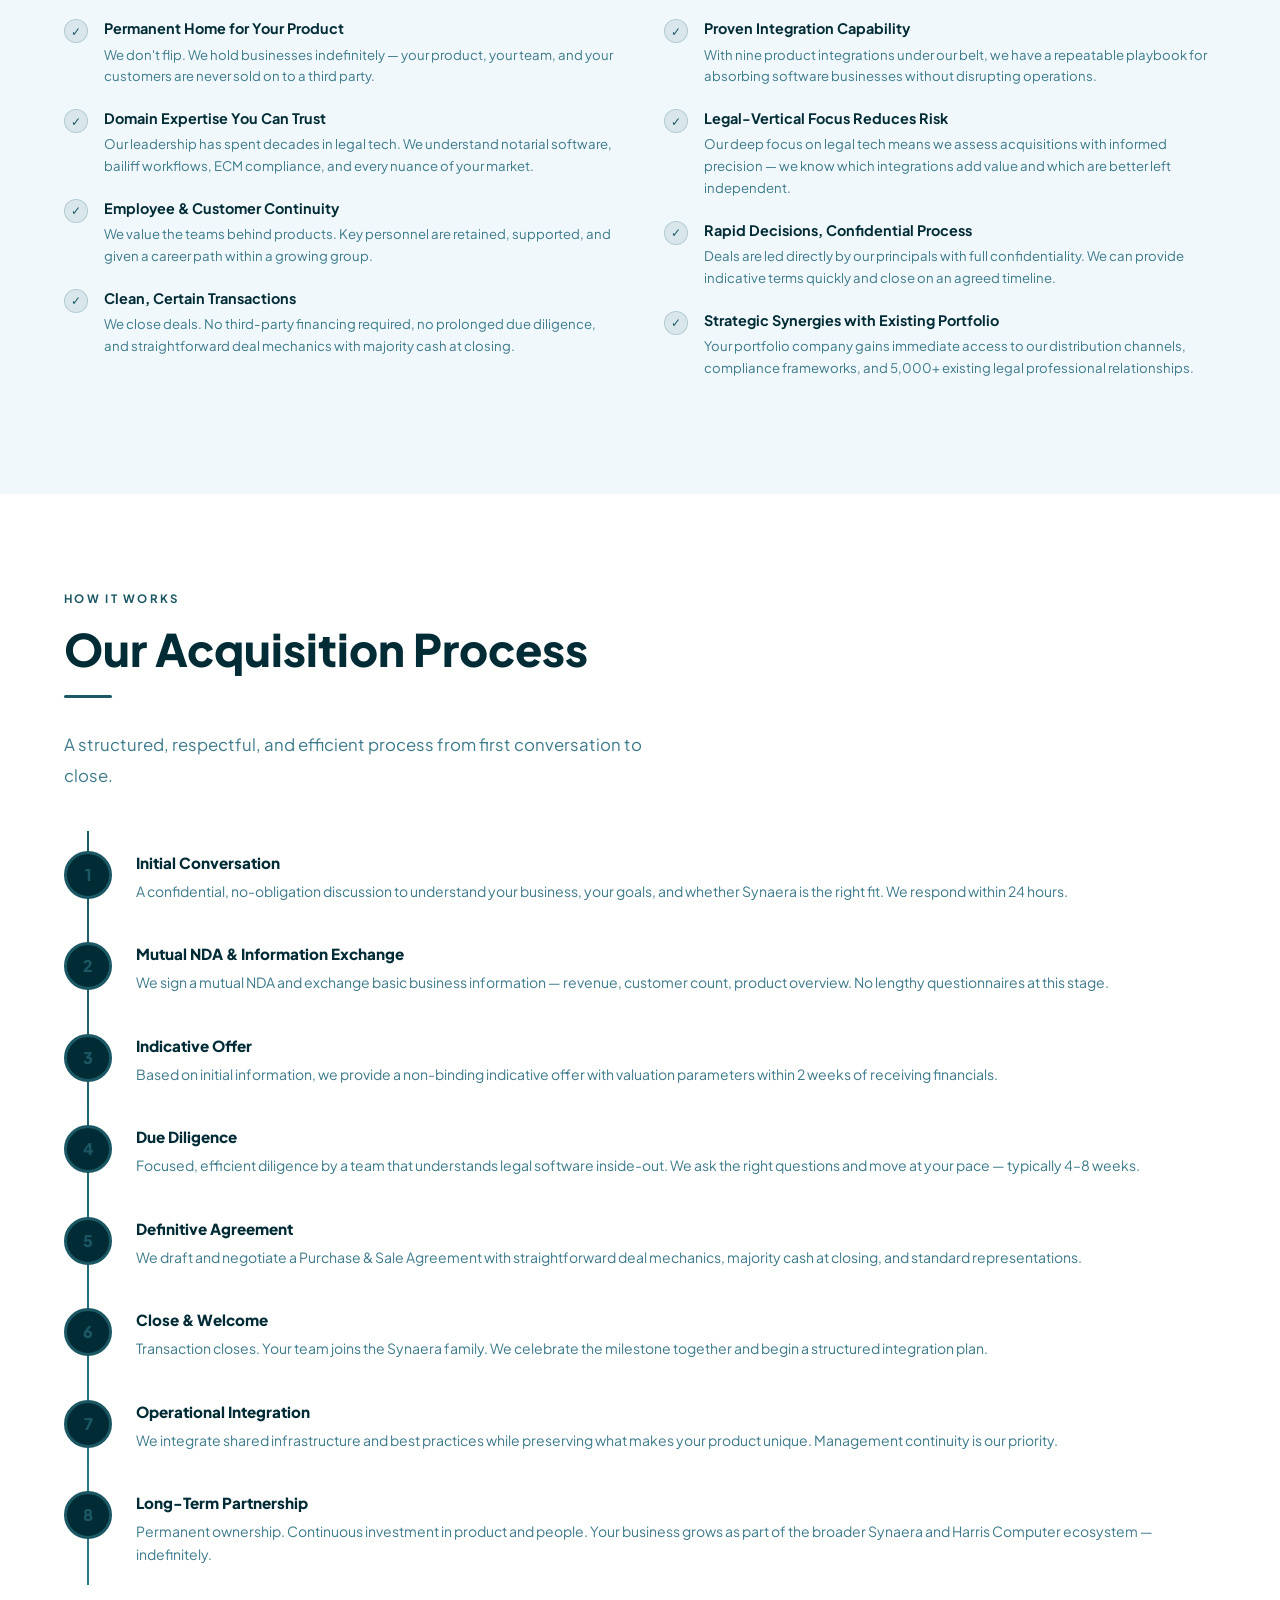
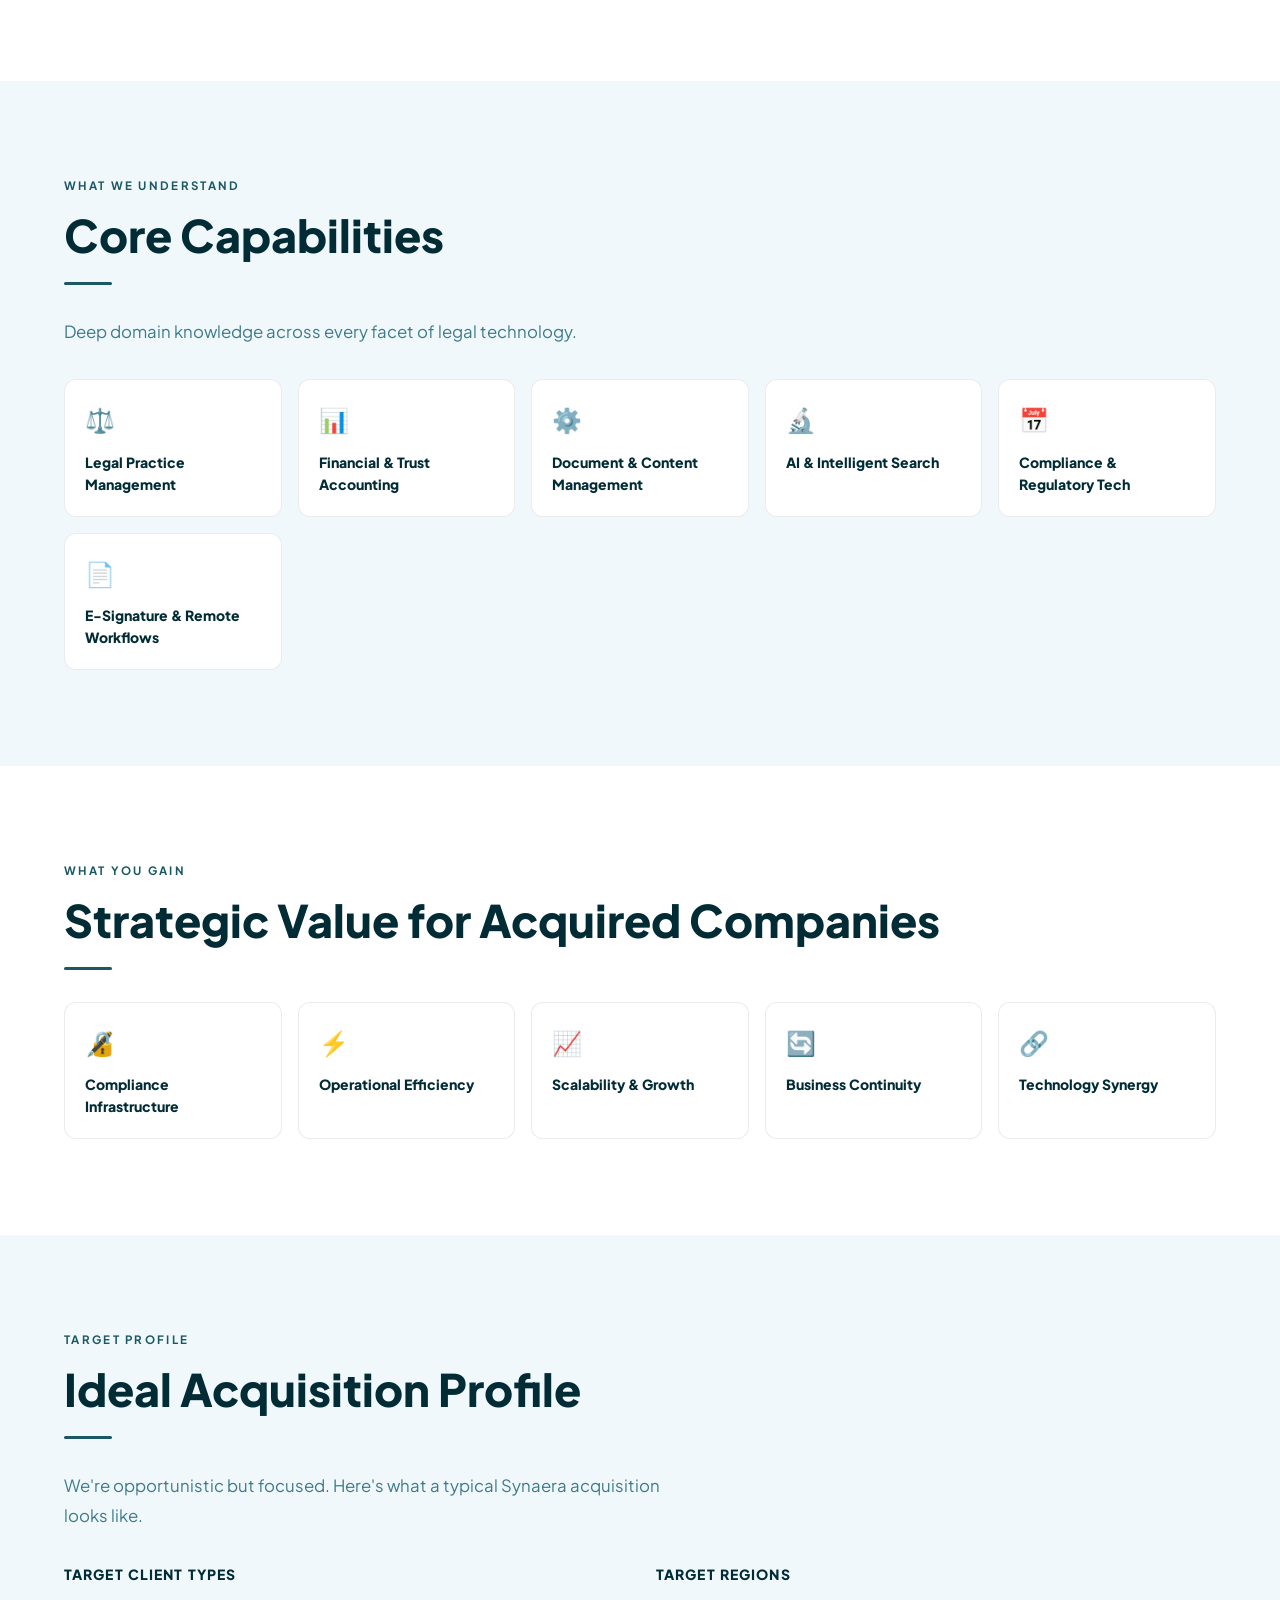
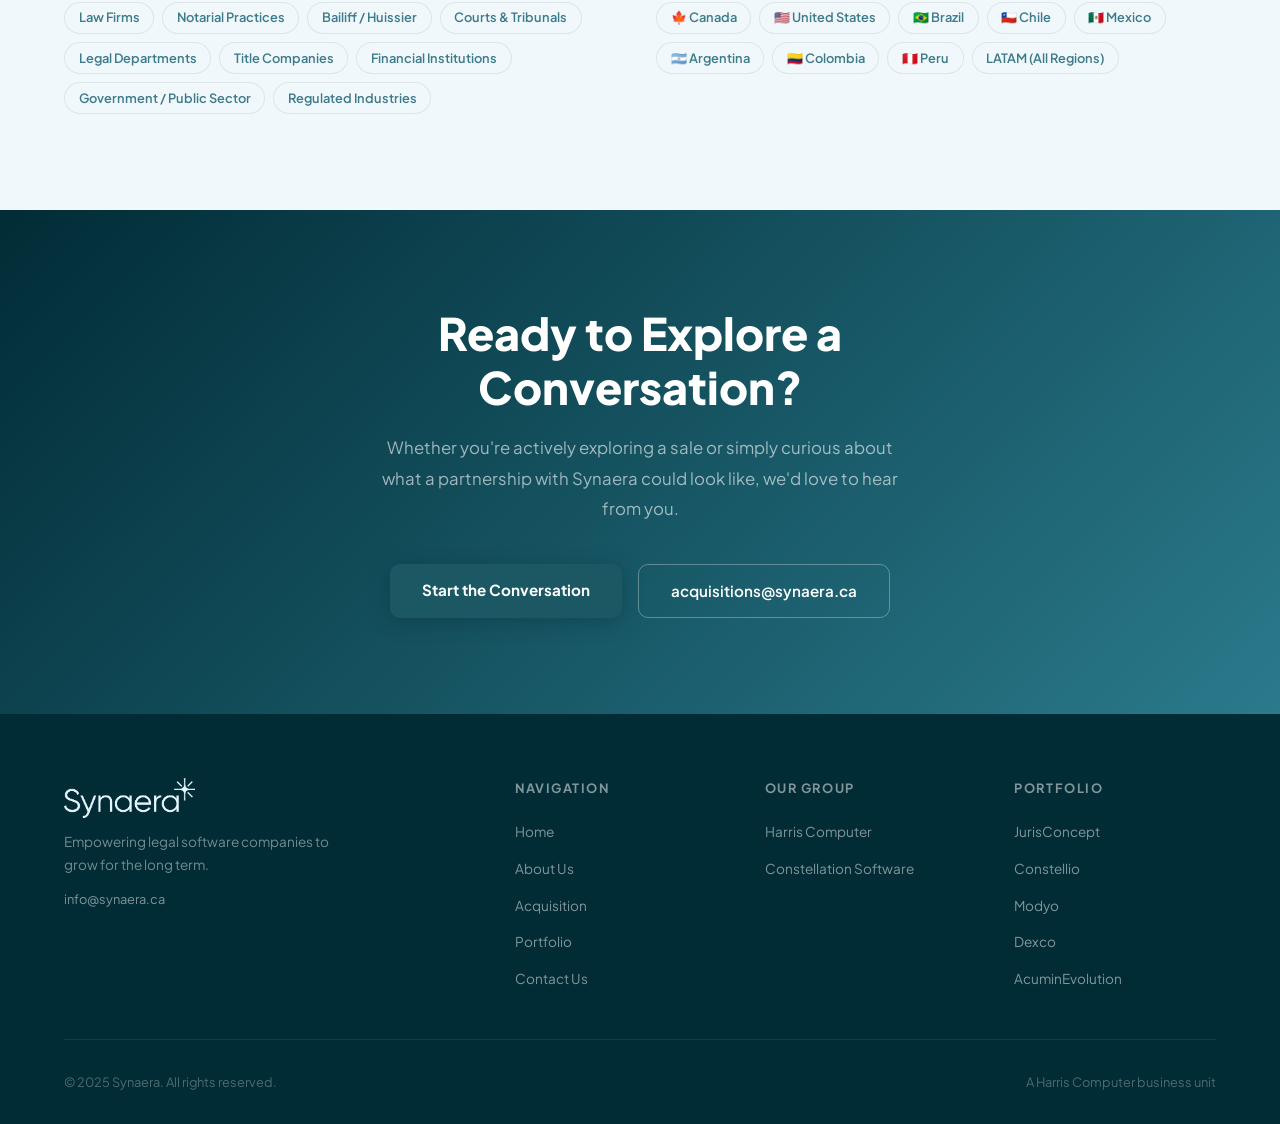
<file: acquisition.html>
<!DOCTYPE html>
<html lang="en">
<head>
  <meta charset="UTF-8" />
  <meta name="viewport" content="width=device-width, initial-scale=1.0" />
  <meta name="robots" content="noindex, nofollow" />
  <title>Acquisition — Synaera</title>
  <link rel="icon" href="favicon.svg" />
  <link rel="preconnect" href="https://fonts.googleapis.com" />
  <link rel="preconnect" href="https://fonts.gstatic.com" crossorigin />
  <link href="https://fonts.googleapis.com/css2?family=Plus+Jakarta+Sans:wght@300;400;500;600;700;800&display=swap" rel="stylesheet" />
  <link rel="stylesheet" href="css/style.css" />
</head>
<body>

<!-- ─── Navigation ────────────────────────────────────────────────── -->
<nav class="navbar scrolled" id="navbar">
  <div class="container nav-inner">
    <a class="nav-logo" href="index.html">
      <img src="logo-light.png" alt="Synaera" height="32" id="nav-logo-img">
    </a>
    <ul class="nav-links">
      <li><a href="index.html" data-page="index.html" data-i18n="nav_home">Home</a></li>
      <li class="nav-dropdown">
        <a href="about.html" data-page="about.html" data-i18n="nav_about">About <span class="nav-chevron">&#9660;</span></a>
        <div class="nav-dropdown-menu">
          <a href="about.html#who">Who We Are</a>
          <a href="about.html#mission">Our Mission</a>
          <a href="about.html#values">Our Values</a>
          <a href="about.html#group">Our Group</a>
          <a href="about.html#team">Team</a>
          <div class="divider-line"></div>
          <a href="https://www.harriscomputer.com/" target="_blank" class="ext-link">Harris Computer</a>
          <a href="https://www.csisoftware.com/" target="_blank" class="ext-link">Constellation Software</a>
        </div>
      </li>
      <li><a href="acquisition.html" data-page="acquisition.html" class="nav-active" data-i18n="nav_acquisition">Acquisition</a></li>
      <li><a href="portfolio.html" data-page="portfolio.html" data-i18n="nav_portfolio">Portfolio</a></li>
      <li><a href="contact.html" data-page="contact.html" data-i18n="nav_contact">Contact</a></li>
      <li class="lang-switcher">
        <button class="lang-select-btn" onclick="toggleLangMenu(this)">EN <span class="lang-chevron">&#9660;</span></button>
        <div class="lang-select-menu">
          <button data-lang="en" onclick="setLang('en')"><span class="lang-code">EN</span><span class="lang-name">English</span></button>
          <button data-lang="fr" onclick="setLang('fr')"><span class="lang-code">FR</span><span class="lang-name">Fran&#231;ais</span></button>
          <button data-lang="es" onclick="setLang('es')"><span class="lang-code">ES</span><span class="lang-name">Espa&#241;ol</span></button>
          <button data-lang="pt" onclick="setLang('pt')"><span class="lang-code">PT</span><span class="lang-name">Portugu&#234;s BR</span></button>
        </div>
      </li>
    </ul>
    <button class="nav-hamburger" id="nav-hamburger" aria-label="Menu">
      <span></span><span></span><span></span>
    </button>
  </div>
</nav>

<!-- ─── Page Hero ─────────────────────────────────────────────────── -->
<div class="page-hero" style="padding-top:7rem;">
  <div class="container">
    <h1>Our Acquisition Philosophy</h1>
    <p>Long-term growth. No exits. No disruption.</p>
  </div>
</div>

<!-- ─── Philosophy ───────────────────────────────────────────────── -->
<section class="section" style="background:var(--white);">
  <div class="container">
    <div class="about-grid">
      <div class="reveal">
        <div class="section-label" data-i18n="acq_label">Growth Through Acquisition</div>
        <h2 class="section-title" data-i18n="acq_title">Being Acquired by Synaera</h2>
        <div class="divider"></div>
        <p class="section-desc" style="margin-bottom:1.5rem;" data-i18n="acq_desc">
          We acquire, operate, and grow exceptional legal tech and document management software businesses — permanently. If you've built something great for the legal ecosystem, we want to talk.
        </p>
        <p class="section-desc" style="margin-bottom:1.5rem;">We seek businesses with:</p>
        <div class="about-features">
          <div class="about-feature">
            <div class="about-feature-icon">💰</div>
            <div class="about-feature-text">
              <h4>Consistent Profitability</h4>
              <p>Positive EBITDA with recurring revenue from a loyal, sticky customer base in the legal or document management vertical.</p>
            </div>
          </div>
          <div class="about-feature">
            <div class="about-feature-icon">🏆</div>
            <div class="about-feature-text">
              <h4>Market Leadership</h4>
              <p>A differentiated product with strong customer retention and a defensible position within a niche legal or regulated industry segment.</p>
            </div>
          </div>
          <div class="about-feature">
            <div class="about-feature-icon">🤝</div>
            <div class="about-feature-text">
              <h4>Quality Team</h4>
              <p>A capable management team committed to the product's long-term success — we invest in people, not just technology.</p>
            </div>
          </div>
        </div>
        <div style="margin-top:2rem;display:flex;flex-wrap:wrap;gap:.5rem;">
          <span class="product-tag">Vertical SaaS</span>
          <span class="product-tag">Practice Management</span>
          <span class="product-tag">ECM / Document</span>
          <span class="product-tag">E-Signature</span>
          <span class="product-tag">Compliance Tools</span>
          <span class="product-tag">Legal AI</span>
          <span class="product-tag">Court Software</span>
          <span class="product-tag">Billing &amp; Accounting</span>
        </div>
      </div>
      <div class="about-img-wrap reveal">
        <div style="padding:2rem;width:100%;">
          <div style="margin-bottom:2rem;">
            <div style="font-size:.7rem;letter-spacing:.15em;text-transform:uppercase;color:rgba(255,255,255,.4);margin-bottom:1rem;font-weight:700;">Our Track Record</div>
            <div style="display:grid;grid-template-columns:1fr 1fr;gap:1rem;">
              <div style="background:rgba(255,255,255,.06);border:1px solid rgba(255,255,255,.12);border-radius:12px;padding:1.25rem;text-align:center;">
                <div style="font-size:2rem;font-weight:900;color:var(--gold);">9+</div>
                <div style="font-size:.75rem;color:rgba(255,255,255,.5);text-transform:uppercase;letter-spacing:.08em;margin-top:.25rem;" data-i18n="acqstat_1">Platforms in Portfolio</div>
              </div>
              <div style="background:rgba(255,255,255,.06);border:1px solid rgba(255,255,255,.12);border-radius:12px;padding:1.25rem;text-align:center;">
                <div style="font-size:2rem;font-weight:900;color:var(--gold);">25+</div>
                <div style="font-size:.75rem;color:rgba(255,255,255,.5);text-transform:uppercase;letter-spacing:.08em;margin-top:.25rem;" data-i18n="acqstat_2">Years in Legal Tech</div>
              </div>
              <div style="background:rgba(255,255,255,.06);border:1px solid rgba(255,255,255,.12);border-radius:12px;padding:1.25rem;text-align:center;">
                <div style="font-size:2rem;font-weight:900;color:var(--gold);">100%</div>
                <div style="font-size:.75rem;color:rgba(255,255,255,.5);text-transform:uppercase;letter-spacing:.08em;margin-top:.25rem;" data-i18n="acqstat_3">Commitment to Products</div>
              </div>
              <div style="background:rgba(255,255,255,.06);border:1px solid rgba(255,255,255,.12);border-radius:12px;padding:1.25rem;text-align:center;">
                <div style="font-size:2rem;font-weight:900;color:var(--gold);">&#8734;</div>
                <div style="font-size:.75rem;color:rgba(255,255,255,.5);text-transform:uppercase;letter-spacing:.08em;margin-top:.25rem;" data-i18n="acqstat_4">Long-Term Hold Strategy</div>
              </div>
            </div>
          </div>
        </div>
      </div>
    </div>
  </div>
</section>

<!-- ─── Why Choose Synaera ─────────────────────────────────────────── -->
<section class="section" style="background:var(--light);">
  <div class="container">
    <div class="reveal" style="text-align:center;max-width:640px;margin:0 auto 3.5rem;">
      <div class="section-label">Why Synaera</div>
      <h2 class="section-title">For Founders, Investors &amp; Entrepreneurs</h2>
      <div class="divider" style="margin-left:auto;margin-right:auto;"></div>
    </div>
    <div style="display:grid;grid-template-columns:1fr 1fr;gap:3rem;" class="reveal">
      <div>
        <h3 style="font-size:1.1rem;font-weight:700;color:var(--text);margin-bottom:1.5rem;padding-bottom:1rem;border-bottom:1px solid rgba(0,0,0,.1);display:flex;align-items:center;gap:.6rem;" data-i18n-html="reasons_col1_title">For Founders &amp; Entrepreneurs <span>Selling your business</span></h3>
        <div class="reason-item" style="margin-bottom:1.25rem;">
          <div class="reason-check" style="background:rgba(27,88,100,.1);border:1px solid rgba(27,88,100,.2);color:var(--gold);">&#10003;</div>
          <div>
            <h4 style="font-size:.9rem;font-weight:700;color:var(--text);margin-bottom:.2rem;" data-i18n="reason_1_1">Permanent Home for Your Product</h4>
            <p style="font-size:.825rem;color:var(--muted);line-height:1.65;" data-i18n="reason_1_1_desc">We don't flip. We hold businesses indefinitely — your product, your team, and your customers are never sold on to a third party.</p>
          </div>
        </div>
        <div class="reason-item" style="margin-bottom:1.25rem;">
          <div class="reason-check" style="background:rgba(27,88,100,.1);border:1px solid rgba(27,88,100,.2);color:var(--gold);">&#10003;</div>
          <div>
            <h4 style="font-size:.9rem;font-weight:700;color:var(--text);margin-bottom:.2rem;" data-i18n="reason_1_2">Domain Expertise You Can Trust</h4>
            <p style="font-size:.825rem;color:var(--muted);line-height:1.65;" data-i18n="reason_1_2_desc">Our leadership has spent decades in legal tech. We understand notarial software, bailiff workflows, ECM compliance, and every nuance of your market.</p>
          </div>
        </div>
        <div class="reason-item" style="margin-bottom:1.25rem;">
          <div class="reason-check" style="background:rgba(27,88,100,.1);border:1px solid rgba(27,88,100,.2);color:var(--gold);">&#10003;</div>
          <div>
            <h4 style="font-size:.9rem;font-weight:700;color:var(--text);margin-bottom:.2rem;" data-i18n="reason_1_3">Employee &amp; Customer Continuity</h4>
            <p style="font-size:.825rem;color:var(--muted);line-height:1.65;" data-i18n="reason_1_3_desc">We value the teams behind products. Key personnel are retained, supported, and given a career path within a growing group.</p>
          </div>
        </div>
        <div class="reason-item">
          <div class="reason-check" style="background:rgba(27,88,100,.1);border:1px solid rgba(27,88,100,.2);color:var(--gold);">&#10003;</div>
          <div>
            <h4 style="font-size:.9rem;font-weight:700;color:var(--text);margin-bottom:.2rem;" data-i18n="reason_1_4">Clean, Certain Transactions</h4>
            <p style="font-size:.825rem;color:var(--muted);line-height:1.65;" data-i18n="reason_1_4_desc">We close deals. No third-party financing required, no prolonged due diligence, and straightforward deal mechanics with majority cash at closing.</p>
          </div>
        </div>
      </div>
      <div>
        <h3 style="font-size:1.1rem;font-weight:700;color:var(--text);margin-bottom:1.5rem;padding-bottom:1rem;border-bottom:1px solid rgba(0,0,0,.1);display:flex;align-items:center;gap:.6rem;" data-i18n-html="reasons_col2_title">For Investors &amp; PE Firms <span>Portfolio exit</span></h3>
        <div class="reason-item" style="margin-bottom:1.25rem;">
          <div class="reason-check" style="background:rgba(27,88,100,.1);border:1px solid rgba(27,88,100,.2);color:var(--gold);">&#10003;</div>
          <div>
            <h4 style="font-size:.9rem;font-weight:700;color:var(--text);margin-bottom:.2rem;" data-i18n="reason_2_1">Proven Integration Capability</h4>
            <p style="font-size:.825rem;color:var(--muted);line-height:1.65;" data-i18n="reason_2_1_desc">With nine product integrations under our belt, we have a repeatable playbook for absorbing software businesses without disrupting operations.</p>
          </div>
        </div>
        <div class="reason-item" style="margin-bottom:1.25rem;">
          <div class="reason-check" style="background:rgba(27,88,100,.1);border:1px solid rgba(27,88,100,.2);color:var(--gold);">&#10003;</div>
          <div>
            <h4 style="font-size:.9rem;font-weight:700;color:var(--text);margin-bottom:.2rem;" data-i18n="reason_2_2">Legal-Vertical Focus Reduces Risk</h4>
            <p style="font-size:.825rem;color:var(--muted);line-height:1.65;" data-i18n="reason_2_2_desc">Our deep focus on legal tech means we assess acquisitions with informed precision — we know which integrations add value and which are better left independent.</p>
          </div>
        </div>
        <div class="reason-item" style="margin-bottom:1.25rem;">
          <div class="reason-check" style="background:rgba(27,88,100,.1);border:1px solid rgba(27,88,100,.2);color:var(--gold);">&#10003;</div>
          <div>
            <h4 style="font-size:.9rem;font-weight:700;color:var(--text);margin-bottom:.2rem;" data-i18n="reason_2_3">Rapid Decisions, Confidential Process</h4>
            <p style="font-size:.825rem;color:var(--muted);line-height:1.65;" data-i18n="reason_2_3_desc">Deals are led directly by our principals with full confidentiality. We can provide indicative terms quickly and close on an agreed timeline.</p>
          </div>
        </div>
        <div class="reason-item">
          <div class="reason-check" style="background:rgba(27,88,100,.1);border:1px solid rgba(27,88,100,.2);color:var(--gold);">&#10003;</div>
          <div>
            <h4 style="font-size:.9rem;font-weight:700;color:var(--text);margin-bottom:.2rem;" data-i18n="reason_2_4">Strategic Synergies with Existing Portfolio</h4>
            <p style="font-size:.825rem;color:var(--muted);line-height:1.65;" data-i18n="reason_2_4_desc">Your portfolio company gains immediate access to our distribution channels, compliance frameworks, and 5,000+ existing legal professional relationships.</p>
          </div>
        </div>
      </div>
    </div>
  </div>
</section>

<!-- ─── Acquisition Process ───────────────────────────────────────── -->
<section class="section" style="background:var(--white);">
  <div class="container">
    <div class="reveal" style="max-width:640px;">
      <div class="section-label">How It Works</div>
      <h2 class="section-title">Our Acquisition Process</h2>
      <div class="divider"></div>
      <p class="section-desc">A structured, respectful, and efficient process from first conversation to close.</p>
    </div>
    <div class="process-steps reveal">
      <div class="step">
        <div class="step-num">1</div>
        <div class="step-body">
          <h4>Initial Conversation</h4>
          <p>A confidential, no-obligation discussion to understand your business, your goals, and whether Synaera is the right fit. We respond within 24 hours.</p>
        </div>
      </div>
      <div class="step">
        <div class="step-num">2</div>
        <div class="step-body">
          <h4>Mutual NDA &amp; Information Exchange</h4>
          <p>We sign a mutual NDA and exchange basic business information — revenue, customer count, product overview. No lengthy questionnaires at this stage.</p>
        </div>
      </div>
      <div class="step">
        <div class="step-num">3</div>
        <div class="step-body">
          <h4>Indicative Offer</h4>
          <p>Based on initial information, we provide a non-binding indicative offer with valuation parameters within 2 weeks of receiving financials.</p>
        </div>
      </div>
      <div class="step">
        <div class="step-num">4</div>
        <div class="step-body">
          <h4>Due Diligence</h4>
          <p>Focused, efficient diligence by a team that understands legal software inside-out. We ask the right questions and move at your pace — typically 4–8 weeks.</p>
        </div>
      </div>
      <div class="step">
        <div class="step-num">5</div>
        <div class="step-body">
          <h4>Definitive Agreement</h4>
          <p>We draft and negotiate a Purchase &amp; Sale Agreement with straightforward deal mechanics, majority cash at closing, and standard representations.</p>
        </div>
      </div>
      <div class="step">
        <div class="step-num">6</div>
        <div class="step-body">
          <h4>Close &amp; Welcome</h4>
          <p>Transaction closes. Your team joins the Synaera family. We celebrate the milestone together and begin a structured integration plan.</p>
        </div>
      </div>
      <div class="step">
        <div class="step-num">7</div>
        <div class="step-body">
          <h4>Operational Integration</h4>
          <p>We integrate shared infrastructure and best practices while preserving what makes your product unique. Management continuity is our priority.</p>
        </div>
      </div>
      <div class="step">
        <div class="step-num">8</div>
        <div class="step-body">
          <h4>Long-Term Partnership</h4>
          <p>Permanent ownership. Continuous investment in product and people. Your business grows as part of the broader Synaera and Harris Computer ecosystem — indefinitely.</p>
        </div>
      </div>
    </div>
  </div>
</section>

<!-- ─── Core Capabilities ─────────────────────────────────────────── -->
<section class="section" style="background:var(--light);">
  <div class="container">
    <div class="reveal">
      <div class="section-label">What We Understand</div>
      <h2 class="section-title">Core Capabilities</h2>
      <div class="divider"></div>
      <p class="section-desc">Deep domain knowledge across every facet of legal technology.</p>
    </div>
    <div class="cap-grid">
      <div class="cap-card reveal">
        <div class="icon">⚖️</div>
        <h4>Legal Practice Management</h4>
      </div>
      <div class="cap-card reveal">
        <div class="icon">📊</div>
        <h4>Financial &amp; Trust Accounting</h4>
      </div>
      <div class="cap-card reveal">
        <div class="icon">⚙️</div>
        <h4>Document &amp; Content Management</h4>
      </div>
      <div class="cap-card reveal">
        <div class="icon">🔬</div>
        <h4>AI &amp; Intelligent Search</h4>
      </div>
      <div class="cap-card reveal">
        <div class="icon">📅</div>
        <h4>Compliance &amp; Regulatory Tech</h4>
      </div>
      <div class="cap-card reveal">
        <div class="icon">📄</div>
        <h4>E-Signature &amp; Remote Workflows</h4>
      </div>
    </div>
  </div>
</section>

<!-- ─── Strategic Value ───────────────────────────────────────────── -->
<section class="section" style="background:var(--white);">
  <div class="container">
    <div class="reveal">
      <div class="section-label">What You Gain</div>
      <h2 class="section-title">Strategic Value for Acquired Companies</h2>
      <div class="divider"></div>
    </div>
    <div class="cap-grid">
      <div class="cap-card reveal">
        <div class="icon">🔏</div>
        <h4>Compliance Infrastructure</h4>
      </div>
      <div class="cap-card reveal">
        <div class="icon">⚡</div>
        <h4>Operational Efficiency</h4>
      </div>
      <div class="cap-card reveal">
        <div class="icon">📈</div>
        <h4>Scalability &amp; Growth</h4>
      </div>
      <div class="cap-card reveal">
        <div class="icon">🔄</div>
        <h4>Business Continuity</h4>
      </div>
      <div class="cap-card reveal">
        <div class="icon">🔗</div>
        <h4>Technology Synergy</h4>
      </div>
    </div>
  </div>
</section>

<!-- ─── Ideal Profile ─────────────────────────────────────────────── -->
<section class="section" style="background:var(--light);">
  <div class="container">
    <div class="reveal">
      <div class="section-label">Target Profile</div>
      <h2 class="section-title">Ideal Acquisition Profile</h2>
      <div class="divider"></div>
      <p class="section-desc">We're opportunistic but focused. Here's what a typical Synaera acquisition looks like.</p>
    </div>
    <div class="profile-cols reveal">
      <div class="profile-col">
        <h4>Target Client Types</h4>
        <div class="profile-tags">
          <span class="profile-tag">Law Firms</span>
          <span class="profile-tag">Notarial Practices</span>
          <span class="profile-tag">Bailiff / Huissier</span>
          <span class="profile-tag">Courts &amp; Tribunals</span>
          <span class="profile-tag">Legal Departments</span>
          <span class="profile-tag">Title Companies</span>
          <span class="profile-tag">Financial Institutions</span>
          <span class="profile-tag">Government / Public Sector</span>
          <span class="profile-tag">Regulated Industries</span>
        </div>
      </div>
      <div class="profile-col">
        <h4>Target Regions</h4>
        <div class="profile-tags">
          <span class="profile-tag">&#127809; Canada</span>
          <span class="profile-tag">&#127482;&#127480; United States</span>
          <span class="profile-tag">&#127463;&#127479; Brazil</span>
          <span class="profile-tag">&#127464;&#127473; Chile</span>
          <span class="profile-tag">&#127474;&#127485; Mexico</span>
          <span class="profile-tag">&#127462;&#127479; Argentina</span>
          <span class="profile-tag">&#127464;&#127476; Colombia</span>
          <span class="profile-tag">&#127477;&#127466; Peru</span>
          <span class="profile-tag">LATAM (All Regions)</span>
        </div>
      </div>
    </div>
  </div>
</section>

<!-- ─── CTA ───────────────────────────────────────────────────────── -->
<section class="section" style="background:linear-gradient(135deg,var(--navy) 0%,var(--navy3) 100%);text-align:center;">
  <div class="container">
    <div class="reveal" style="max-width:640px;margin:0 auto;">
      <h2 class="section-title light" data-i18n="acqcta_title" style="margin-bottom:1.25rem;">Ready to Explore a Conversation?</h2>
      <p class="section-desc light" style="max-width:520px;margin:0 auto 2.5rem;" data-i18n="acqcta_desc">Whether you're actively exploring a sale or simply curious about what a partnership with Synaera could look like, we'd love to hear from you.</p>
      <div style="display:flex;gap:1rem;justify-content:center;flex-wrap:wrap;">
        <a href="contact.html" class="btn-primary" data-i18n="acqcta_btn">Start the Conversation</a>
        <a href="mailto:acquisitions@synaera.ca" class="btn-outline">acquisitions@synaera.ca</a>
      </div>
    </div>
  </div>
</section>

<!-- ─── Footer ────────────────────────────────────────────────────── -->
<footer class="footer">
  <div class="container">
    <div class="footer-top">
      <div class="footer-col">
        <a href="index.html" class="footer-logo"><img src="logo-light.png" alt="Synaera" style="height:40px;display:block;" /></a>
        <p class="footer-tagline" data-i18n="footer_tagline">Empowering legal software companies to grow for the long term.</p>
        <p style="margin-top:.75rem;font-size:.8rem;color:rgba(255,255,255,.5)">info@synaera.ca</p>
      </div>
      <div class="footer-col">
        <div class="footer-col-title" data-i18n="footer_nav_title">Navigation</div>
        <ul>
          <li><a href="index.html" data-i18n="nav_home">Home</a></li>
          <li><a href="about.html" data-i18n="nav_about_simple">About Us</a></li>
          <li><a href="acquisition.html" data-i18n="nav_acquisition">Acquisition</a></li>
          <li><a href="portfolio.html" data-i18n="nav_portfolio">Portfolio</a></li>
          <li><a href="contact.html" data-i18n="nav_contact">Contact</a></li>
        </ul>
      </div>
      <div class="footer-col">
        <div class="footer-col-title" data-i18n="footer_group_title">Our Group</div>
        <ul>
          <li><a href="https://www.harriscomputer.com/" target="_blank">Harris Computer</a></li>
          <li><a href="https://www.csisoftware.com/" target="_blank">Constellation Software</a></li>
        </ul>
      </div>
      <div class="footer-col">
        <div class="footer-col-title" data-i18n="footer_portfolio_title">Portfolio</div>
        <ul>
          <li><a href="https://jurisconcept.ca/" target="_blank">JurisConcept</a></li>
          <li><a href="https://www.constellio.com/" target="_blank">Constellio</a></li>
          <li><a href="https://www.modyo.com/" target="_blank">Modyo</a></li>
          <li><a href="https://dexco.com/" target="_blank">Dexco</a></li>
          <li><a href="https://acuminevolution.ca/" target="_blank">AcuminEvolution</a></li>
        </ul>
      </div>
    </div>
    <div class="footer-bottom">
      <span data-i18n="footer_copy">&copy; 2025 Synaera. All rights reserved.</span>
      <span>A <a href="https://www.harriscomputer.com/" target="_blank">Harris Computer</a> business unit</span>
    </div>
  </div>
</footer>

<script src="js/app.js"></script>
</body>
</html>
</file>
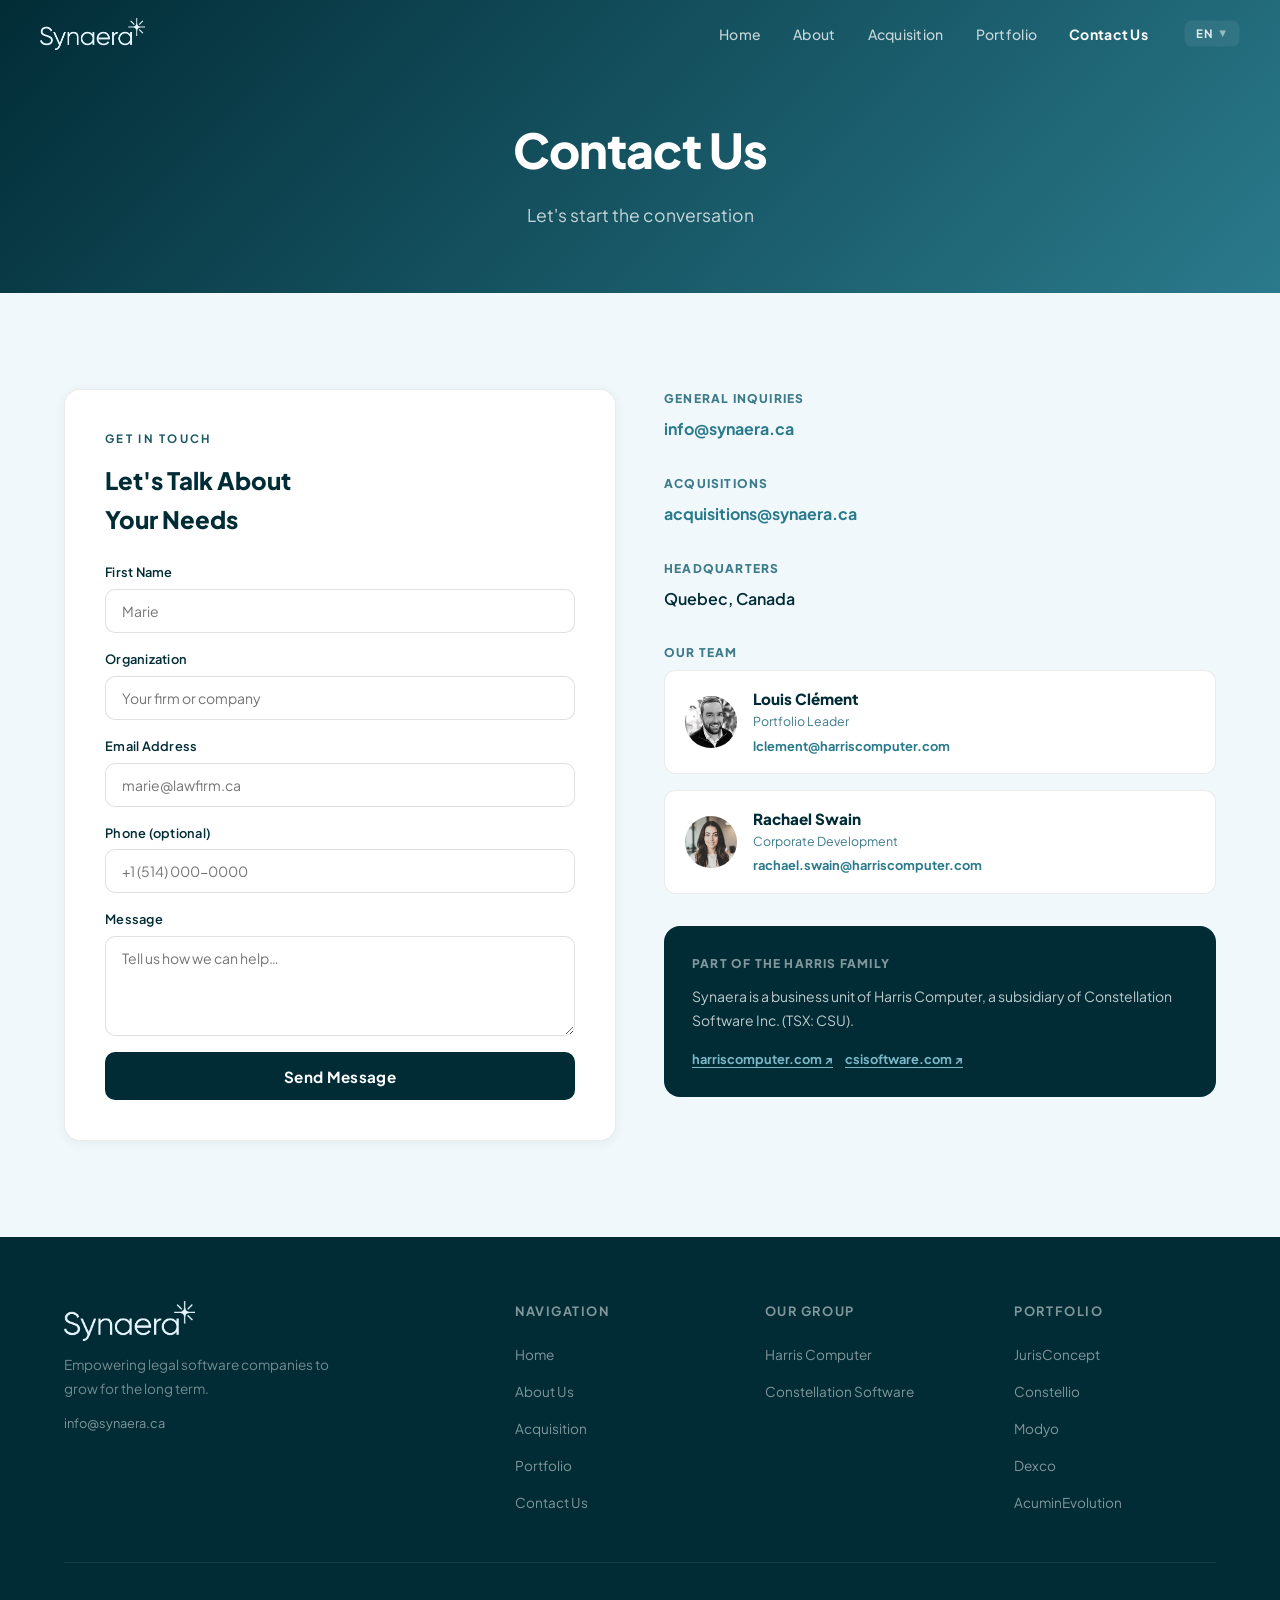
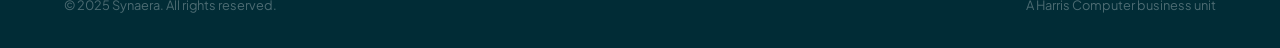
<file: contact.html>
<!DOCTYPE html>
<html lang="en">
<head>
  <meta charset="UTF-8" />
  <meta name="viewport" content="width=device-width, initial-scale=1.0" />
  <meta name="robots" content="noindex, nofollow" />
  <title>Contact — Synaera</title>
  <link rel="icon" href="favicon.svg" />
  <link rel="preconnect" href="https://fonts.googleapis.com" />
  <link rel="preconnect" href="https://fonts.gstatic.com" crossorigin />
  <link href="https://fonts.googleapis.com/css2?family=Plus+Jakarta+Sans:wght@300;400;500;600;700;800&display=swap" rel="stylesheet" />
  <link rel="stylesheet" href="css/style.css" />
</head>
<body>

<!-- ─── Navigation ────────────────────────────────────────────────── -->
<nav class="navbar scrolled" id="navbar">
  <div class="container nav-inner">
    <a class="nav-logo" href="index.html">
      <img src="logo-light.png" alt="Synaera" height="32" id="nav-logo-img">
    </a>
    <ul class="nav-links">
      <li><a href="index.html" data-page="index.html" data-i18n="nav_home">Home</a></li>
      <li class="nav-dropdown">
        <a href="about.html" data-page="about.html" data-i18n="nav_about">About <span class="nav-chevron">&#9660;</span></a>
        <div class="nav-dropdown-menu">
          <a href="about.html#who">Who We Are</a>
          <a href="about.html#mission">Our Mission</a>
          <a href="about.html#values">Our Values</a>
          <a href="about.html#group">Our Group</a>
          <a href="about.html#team">Team</a>
          <div class="divider-line"></div>
          <a href="https://www.harriscomputer.com/" target="_blank" class="ext-link">Harris Computer</a>
          <a href="https://www.csisoftware.com/" target="_blank" class="ext-link">Constellation Software</a>
        </div>
      </li>
      <li><a href="acquisition.html" data-page="acquisition.html" data-i18n="nav_acquisition">Acquisition</a></li>
      <li><a href="portfolio.html" data-page="portfolio.html" data-i18n="nav_portfolio">Portfolio</a></li>
      <li><a href="contact.html" data-page="contact.html" class="nav-active" data-i18n="nav_contact">Contact</a></li>
      <li class="lang-switcher">
        <button class="lang-select-btn" onclick="toggleLangMenu(this)">EN <span class="lang-chevron">&#9660;</span></button>
        <div class="lang-select-menu">
          <button data-lang="en" onclick="setLang('en')"><span class="lang-code">EN</span><span class="lang-name">English</span></button>
          <button data-lang="fr" onclick="setLang('fr')"><span class="lang-code">FR</span><span class="lang-name">Fran&#231;ais</span></button>
          <button data-lang="es" onclick="setLang('es')"><span class="lang-code">ES</span><span class="lang-name">Espa&#241;ol</span></button>
          <button data-lang="pt" onclick="setLang('pt')"><span class="lang-code">PT</span><span class="lang-name">Portugu&#234;s BR</span></button>
        </div>
      </li>
    </ul>
    <button class="nav-hamburger" id="nav-hamburger" aria-label="Menu">
      <span></span><span></span><span></span>
    </button>
  </div>
</nav>

<!-- ─── Page Hero ─────────────────────────────────────────────────── -->
<div class="page-hero" style="padding-top:7rem;">
  <div class="container">
    <h1>Contact Us</h1>
    <p>Let's start the conversation</p>
  </div>
</div>

<!-- ─── Contact Layout ────────────────────────────────────────────── -->
<section class="section" style="background:var(--light);">
  <div class="container">
    <div class="contact-layout">

      <!-- Form -->
      <div class="contact-form-wrap reveal">
        <div class="section-label" data-i18n="contact_label">Get in Touch</div>
        <h2 style="font-size:1.5rem;font-weight:800;color:var(--text);margin-bottom:1.5rem;" data-i18n-html="contact_title">Let's Talk About<br />Your Needs</h2>
        <form action="https://formspree.io/f/YOUR_FORM_ID" method="POST" id="contact-form">
          <div class="form-group">
            <label data-i18n="form_fname">Full Name</label>
            <input type="text" name="name" placeholder="Marie Tremblay" required data-i18n-placeholder="ph_fname" />
          </div>
          <div class="form-group">
            <label data-i18n="form_org">Company Name</label>
            <input type="text" name="company" placeholder="Your firm or company" data-i18n-placeholder="ph_org" />
          </div>
          <div class="form-group">
            <label data-i18n="form_email">Email Address</label>
            <input type="email" name="email" placeholder="marie@lawfirm.ca" required data-i18n-placeholder="ph_email" />
          </div>
          <div class="form-group">
            <label>Phone (optional)</label>
            <input type="tel" name="phone" placeholder="+1 (514) 000-0000" />
          </div>
          <div class="form-group">
            <label data-i18n="form_msg">Message</label>
            <textarea name="message" placeholder="Tell us how we can help…" required data-i18n-placeholder="ph_msg"></textarea>
          </div>
          <button type="submit" class="form-submit" data-i18n="form_submit">Send Message</button>
        </form>
        <div class="form-success">&#10003; Thank you! We'll be in touch shortly.</div>
      </div>

      <!-- Info -->
      <div class="contact-info-block reveal">

        <div class="contact-info-item">
          <h4 data-i18n="citem_2">General Inquiries</h4>
          <a href="mailto:info@synaera.ca">info@synaera.ca</a>
        </div>

        <div class="contact-info-item">
          <h4 data-i18n="citem_3">Acquisitions</h4>
          <a href="mailto:acquisitions@synaera.ca">acquisitions@synaera.ca</a>
        </div>

        <div class="contact-info-item">
          <h4 data-i18n="citem_1">Headquarters</h4>
          <p style="font-size:1rem;color:var(--text);font-weight:600;">Quebec, Canada</p>
        </div>

        <div class="contact-info-item">
          <h4>Our Team</h4>
          <div class="contact-team-cards">

            <div class="contact-team-card">
              <div class="ct-avatar">
                <img src="images/team/louis.jpg" alt="Louis Clément" onerror="this.parentElement.innerHTML='LC'">
              </div>
              <div class="ct-info">
                <div class="ct-name">Louis Clément</div>
                <div class="ct-title" data-i18n="ltitle_lc">Portfolio Leader</div>
                <a href="mailto:lclement@harriscomputer.com" class="ct-email">lclement@harriscomputer.com</a>
              </div>
            </div>

            <div class="contact-team-card">
              <div class="ct-avatar">
                <img src="images/team/rachael.jpg" alt="Rachael Swain" onerror="this.parentElement.innerHTML='RS'">
              </div>
              <div class="ct-info">
                <div class="ct-name">Rachael Swain</div>
                <div class="ct-title" data-i18n="ltitle_rs">Corporate Development</div>
                <a href="mailto:rachael.swain@harriscomputer.com" class="ct-email">rachael.swain@harriscomputer.com</a>
              </div>
            </div>

          </div>
        </div>

        <div class="contact-info-item" style="background:var(--navy);border-radius:16px;padding:1.75rem;">
          <h4 style="color:rgba(255,255,255,.5);margin-bottom:.75rem;">Part of the Harris Family</h4>
          <p style="color:rgba(255,255,255,.75);font-size:.875rem;line-height:1.7;margin-bottom:1rem;">Synaera is a business unit of Harris Computer, a subsidiary of Constellation Software Inc. (TSX: CSU).</p>
          <div style="display:flex;gap:.75rem;flex-wrap:wrap;">
            <a href="https://www.harriscomputer.com/" target="_blank" style="font-size:.8rem;font-weight:700;color:var(--slate);text-decoration:underline;text-underline-offset:3px;">harriscomputer.com ↗</a>
            <a href="https://www.csisoftware.com/" target="_blank" style="font-size:.8rem;font-weight:700;color:var(--slate);text-decoration:underline;text-underline-offset:3px;">csisoftware.com ↗</a>
          </div>
        </div>

      </div>
    </div>
  </div>
</section>

<!-- ─── Footer ────────────────────────────────────────────────────── -->
<footer class="footer">
  <div class="container">
    <div class="footer-top">
      <div class="footer-col">
        <a href="index.html" class="footer-logo"><img src="logo-light.png" alt="Synaera" style="height:40px;display:block;" /></a>
        <p class="footer-tagline" data-i18n="footer_tagline">Empowering legal software companies to grow for the long term.</p>
        <p style="margin-top:.75rem;font-size:.8rem;color:rgba(255,255,255,.5)">info@synaera.ca</p>
      </div>
      <div class="footer-col">
        <div class="footer-col-title" data-i18n="footer_nav_title">Navigation</div>
        <ul>
          <li><a href="index.html" data-i18n="nav_home">Home</a></li>
          <li><a href="about.html" data-i18n="nav_about_simple">About Us</a></li>
          <li><a href="acquisition.html" data-i18n="nav_acquisition">Acquisition</a></li>
          <li><a href="portfolio.html" data-i18n="nav_portfolio">Portfolio</a></li>
          <li><a href="contact.html" data-i18n="nav_contact">Contact</a></li>
        </ul>
      </div>
      <div class="footer-col">
        <div class="footer-col-title" data-i18n="footer_group_title">Our Group</div>
        <ul>
          <li><a href="https://www.harriscomputer.com/" target="_blank">Harris Computer</a></li>
          <li><a href="https://www.csisoftware.com/" target="_blank">Constellation Software</a></li>
        </ul>
      </div>
      <div class="footer-col">
        <div class="footer-col-title" data-i18n="footer_portfolio_title">Portfolio</div>
        <ul>
          <li><a href="https://jurisconcept.ca/" target="_blank">JurisConcept</a></li>
          <li><a href="https://www.constellio.com/" target="_blank">Constellio</a></li>
          <li><a href="https://www.modyo.com/" target="_blank">Modyo</a></li>
          <li><a href="https://dexco.com/" target="_blank">Dexco</a></li>
          <li><a href="https://acuminevolution.ca/" target="_blank">AcuminEvolution</a></li>
        </ul>
      </div>
    </div>
    <div class="footer-bottom">
      <span data-i18n="footer_copy">&copy; 2025 Synaera. All rights reserved.</span>
      <span>A <a href="https://www.harriscomputer.com/" target="_blank">Harris Computer</a> business unit</span>
    </div>
  </div>
</footer>

<script src="js/app.js"></script>
</body>
</html>
</file>
<file: css/style.css>
/* ── Reset & Tokens ─────────────────────────────────────────────── */
*, *::before, *::after { box-sizing: border-box; margin: 0; padding: 0; }
:root {
  --navy:    #012c36;
  --navy2:   #1b5864;
  --navy3:   #2a7a8c;
  --gold:    #1b5864;
  --gold2:   #2a7a8c;
  --slate:   #7ab8c8;
  --light:   #f0f8fc;
  --white:   #FFFFFF;
  --text:    #012c36;
  --muted:   #3d7a8a;
  --border:  rgba(27,88,100,.18);
  --radius:  12px;
  --shadow:  0 4px 32px rgba(1,44,54,.12);
  --trans:   .3s cubic-bezier(.4,0,.2,1);
}
html { scroll-behavior: smooth; }
body { font-family: 'Plus Jakarta Sans', sans-serif; background: var(--white); color: var(--text); line-height: 1.6; overflow-x: hidden; }
img { max-width: 100%; display: block; }
a { color: inherit; text-decoration: none; }
ul { list-style: none; }

/* ── Password Gate ──────────────────────────────────────────────── */
#gate {
  position: fixed; inset: 0; z-index: 9999;
  background: var(--navy);
  display: flex; align-items: center; justify-content: center;
  flex-direction: column;
  transition: opacity .6s ease, visibility .6s ease;
}
#gate.hidden { opacity: 0; visibility: hidden; pointer-events: none; }
#gate .gate-logo {
  margin-bottom: 2.5rem;
  display: flex; flex-direction: column; align-items: center; gap: .5rem;
}
#gate .gate-logo .wordmark {
  font-size: 2.2rem; font-weight: 800; letter-spacing: -.02em; color: var(--white);
}
#gate .gate-logo .wordmark span { color: var(--gold); }
#gate .gate-logo .sub { font-size: .75rem; letter-spacing: .25em; text-transform: uppercase; color: var(--slate); }
#gate-box {
  background: rgba(255,255,255,.04);
  border: 1px solid rgba(27,88,100,.2);
  backdrop-filter: blur(24px);
  border-radius: 20px;
  padding: 2.5rem 3rem;
  width: min(420px, 90vw);
  text-align: center;
}
#gate-box h2 { color: var(--white); font-size: 1.15rem; font-weight: 600; margin-bottom: .4rem; }
#gate-box p { color: var(--slate); font-size: .875rem; margin-bottom: 1.75rem; }
#gate-input {
  width: 100%;
  background: rgba(255,255,255,.06);
  border: 1px solid rgba(27,88,100,.25);
  border-radius: 10px;
  padding: .875rem 1.1rem;
  color: var(--white);
  font-size: 1rem; font-family: inherit; letter-spacing: .15em;
  outline: none;
  text-align: center;
  transition: border-color var(--trans);
}
#gate-input::placeholder { letter-spacing: .08em; color: rgba(255,255,255,.25); }
#gate-input:focus { border-color: var(--gold); }
#gate-btn {
  margin-top: 1rem; width: 100%;
  background: #1b5864; border: none; border-radius: 10px;
  padding: .875rem; color: var(--white); font-size: .95rem; font-weight: 700;
  font-family: inherit; cursor: pointer; letter-spacing: .03em;
  transition: background var(--trans), transform var(--trans);
}
#gate-btn:hover { background: #2a7a8c; transform: translateY(-1px); }
#gate-error { color: #F87171; font-size: .8rem; margin-top: .75rem; min-height: 1.2em; }

/* ── Nav ────────────────────────────────────────────────────────── */
.navbar {
  position: fixed; top: 0; left: 0; right: 0; z-index: 100;
  display: flex; align-items: center; justify-content: space-between;
  transition: background var(--trans), box-shadow var(--trans);
}
.navbar.scrolled {
  background: rgba(1,44,54,.95);
  backdrop-filter: blur(16px);
  box-shadow: 0 2px 24px rgba(0,0,0,.3);
}
.nav-inner {
  display: flex; align-items: center; justify-content: space-between;
  padding: 1.1rem 0; width: 100%;
}
.nav-logo { display: flex; align-items: center; }
.nav-logo span { color: var(--gold); }
.nav-links { display: flex; gap: 2rem; align-items: center; }
.nav-links a {
  color: rgba(255,255,255,.75); font-size: .875rem; font-weight: 500;
  letter-spacing: .02em; transition: color var(--trans);
}
.nav-links a:hover, .nav-links a.nav-active { color: var(--white); }
.nav-active { font-weight: 700 !important; }
.nav-cta {
  background: #1b5864; color: var(--white) !important;
  padding: .55rem 1.35rem; border-radius: 8px; font-weight: 700 !important;
  transition: background var(--trans), transform var(--trans) !important;
}
.nav-cta:hover { background: #2a7a8c !important; transform: translateY(-1px); }
.nav-hamburger { display: none; flex-direction: column; gap: 5px; cursor: pointer; padding: 4px; background: none; border: none; }
.nav-hamburger span { display: block; width: 24px; height: 2px; background: var(--white); border-radius: 2px; transition: var(--trans); }
.nav-burger { display: none; flex-direction: column; gap: 5px; cursor: pointer; padding: 4px; }
.nav-burger span { display: block; width: 24px; height: 2px; background: var(--white); border-radius: 2px; transition: var(--trans); }

/* ── Hero ───────────────────────────────────────────────────────── */
#hero {
  min-height: 100vh;
  background: linear-gradient(135deg, var(--navy) 0%, var(--navy2) 55%, #0F2D55 100%);
  display: flex; align-items: center;
  position: relative; overflow: hidden;
  padding: 7rem 5% 5rem;
}
#hero::before {
  content: '';
  position: absolute; inset: 0;
  background: radial-gradient(ellipse 80% 60% at 65% 40%, rgba(27,88,100,.08) 0%, transparent 70%);
}
.hero-grid-lines {
  position: absolute; inset: 0; opacity: .04;
  background-image:
    linear-gradient(rgba(255,255,255,.6) 1px, transparent 1px),
    linear-gradient(90deg, rgba(255,255,255,.6) 1px, transparent 1px);
  background-size: 60px 60px;
}
.hero-inner {
  position: relative; z-index: 1;
  max-width: 1200px; margin: 0 auto; width: 100%;
  display: grid; grid-template-columns: 1fr 1fr; gap: 4rem; align-items: center;
}
.hero-eyebrow {
  display: inline-flex; align-items: center; gap: .5rem;
  background: rgba(27,88,100,.12); border: 1px solid rgba(27,88,100,.3);
  border-radius: 50px; padding: .4rem 1rem;
  font-size: .75rem; letter-spacing: .12em; text-transform: uppercase;
  color: var(--gold); font-weight: 600; margin-bottom: 1.5rem;
}
.hero-eyebrow::before {
  content: ''; display: block; width: 6px; height: 6px;
  border-radius: 50%; background: var(--gold);
  animation: pulse 2s infinite;
}
@keyframes pulse { 0%,100%{opacity:1;transform:scale(1)} 50%{opacity:.5;transform:scale(1.4)} }
.hero-title {
  font-family: 'Plus Jakarta Sans', sans-serif;
  font-size: clamp(2.4rem, 4.5vw, 3.8rem);
  line-height: 1.15; color: var(--white); margin-bottom: 1.5rem;
  font-weight: 800;
}
.hero-title .accent { color: var(--gold); }
.hero-desc {
  color: rgba(255,255,255,.65); font-size: 1.05rem; line-height: 1.8;
  margin-bottom: 2.5rem; max-width: 520px;
}
.hero-actions { display: flex; gap: 1rem; flex-wrap: wrap; }
.btn-primary {
  background: #1b5864; color: var(--white);
  padding: .85rem 2rem; border-radius: 10px; font-weight: 700; font-size: .95rem;
  transition: background var(--trans), transform var(--trans), box-shadow var(--trans);
  box-shadow: 0 4px 20px rgba(1,44,54,.35);
}
.btn-primary:hover { background: #2a7a8c; transform: translateY(-2px); box-shadow: 0 8px 28px rgba(1,44,54,.45); }
.btn-outline {
  border: 1.5px solid rgba(255,255,255,.3); color: var(--white);
  padding: .85rem 2rem; border-radius: 10px; font-weight: 600; font-size: .95rem;
  transition: border-color var(--trans), background var(--trans), transform var(--trans);
}
.btn-outline:hover { border-color: var(--white); background: rgba(255,255,255,.06); transform: translateY(-2px); }
.btn-secondary {
  background: var(--light); color: var(--navy);
  padding: .85rem 2rem; border-radius: 10px; font-weight: 700; font-size: .95rem;
  transition: background var(--trans), transform var(--trans);
}
.btn-secondary:hover { background: #daeef5; transform: translateY(-2px); }
.hero-stats {
  display: flex; gap: 2.5rem; margin-top: 3.5rem; padding-top: 2.5rem;
  border-top: 1px solid rgba(255,255,255,.1);
}
.hero-stat .num { font-size: 2rem; font-weight: 800; color: var(--gold); white-space: nowrap; }
.hero-stat .lbl { font-size: .78rem; color: rgba(255,255,255,.5); letter-spacing: .06em; text-transform: uppercase; margin-top: .1rem; }
.hero-visual {
  display: flex; flex-direction: column; gap: 1.2rem; position: relative;
}
.hero-card {
  background: rgba(255,255,255,.05);
  border: 1px solid rgba(27,88,100,.15);
  backdrop-filter: blur(12px);
  border-radius: 16px; padding: 1.4rem 1.6rem;
  transition: transform var(--trans), border-color var(--trans);
}
.hero-card:hover { transform: translateX(-6px); border-color: rgba(27,88,100,.4); }
.hero-card-label { font-size: .7rem; letter-spacing: .15em; text-transform: uppercase; color: var(--gold); margin-bottom: .5rem; font-weight: 600; }
.hero-card-text { color: rgba(255,255,255,.8); font-size: .9rem; font-weight: 500; }
.hero-card-icon {
  width: 48px; height: 48px; border-radius: 12px;
  background: rgba(27,88,100,0.35);
  border: 1px solid rgba(27,88,100,0.6);
  display: flex; align-items: center; justify-content: center;
  margin-bottom: .75rem; color: #fff; flex-shrink: 0;
}

/* ── Section Shared ─────────────────────────────────────────────── */
.section { padding: 6rem 5%; }
.container { max-width: 1200px; margin: 0 auto; }
.section-label {
  font-size: .72rem; letter-spacing: .2em; text-transform: uppercase;
  color: var(--gold); font-weight: 700; margin-bottom: .8rem;
}
.section-title {
  font-family: 'Plus Jakarta Sans', sans-serif;
  font-size: clamp(1.9rem, 3.5vw, 2.8rem);
  line-height: 1.2; color: var(--text); margin-bottom: 1.2rem; font-weight: 800;
}
.section-title.light { color: var(--white); }
.section-desc { color: var(--muted); font-size: 1.05rem; line-height: 1.8; max-width: 600px; }
.section-desc.light { color: rgba(255,255,255,.6); }
.divider { width: 48px; height: 3px; background: var(--gold); border-radius: 2px; margin: 1.25rem 0 2rem; }

/* ── Mission ────────────────────────────────────────────────────── */
#mission {
  background: var(--white);
  border-bottom: 1px solid rgba(0,0,0,.06);
}
.mission-statement {
  max-width: 860px; margin: 0 auto 5rem;
  text-align: center;
}
.mission-statement blockquote {
  font-family: 'Plus Jakarta Sans', sans-serif;
  font-size: clamp(1.5rem, 2.8vw, 2.2rem);
  font-weight: 700; line-height: 1.5;
  color: var(--text);
  position: relative; padding: 0 1rem;
}
.mission-statement blockquote::before {
  content: '\201C';
  position: absolute; top: -.5rem; left: -1rem;
  font-size: 5rem; line-height: 1; color: rgba(27,88,100,.2);
  font-family: 'Plus Jakarta Sans', sans-serif;
}
.mission-statement blockquote em { color: var(--gold); font-style: normal; }
.mission-pillars {
  display: grid; grid-template-columns: repeat(3, 1fr); gap: 1.5rem; margin-bottom: 4rem;
}
.mission-pillar {
  border-radius: 16px; padding: 2.25rem 2rem;
  border: 1px solid rgba(0,0,0,.07);
  transition: transform var(--trans), box-shadow var(--trans), border-color var(--trans);
  position: relative; overflow: hidden;
}
.mission-pillar::after {
  content: ''; position: absolute; bottom: 0; left: 0; right: 0; height: 3px;
  background: linear-gradient(90deg, var(--gold), var(--gold2));
  transform: scaleX(0); transform-origin: left; transition: transform var(--trans);
}
.mission-pillar:hover { transform: translateY(-4px); box-shadow: 0 16px 40px rgba(1,44,54,.08); border-color: rgba(27,88,100,.25); }
.mission-pillar:hover::after { transform: scaleX(1); }
.mission-pillar-icon {
  width: 52px; height: 52px; border-radius: 14px;
  background: rgba(27,88,100,0.1);
  border: 1px solid rgba(27,88,100,0.2);
  display: flex; align-items: center; justify-content: center;
  margin-bottom: 1.1rem; color: var(--navy2);
}
.mission-pillar h3 { font-size: 1.1rem; font-weight: 800; color: var(--text); margin-bottom: .6rem; }
.mission-pillar p { font-size: .875rem; color: var(--muted); line-height: 1.75; }
.mission-expansion {
  background: linear-gradient(135deg, var(--navy) 0%, var(--navy3) 100%);
  border-radius: 20px; padding: 3rem;
  display: grid; grid-template-columns: 1fr 2fr; gap: 3rem; align-items: center;
}
.mission-expansion-label { color: rgba(255,255,255,.45); font-size: .72rem; letter-spacing: .2em; text-transform: uppercase; font-weight: 700; margin-bottom: .75rem; }
.mission-expansion h3 { font-family: 'Plus Jakarta Sans', sans-serif; font-size: 1.7rem; font-weight: 800; color: var(--white); line-height: 1.3; }
.mission-markets {
  display: grid; grid-template-columns: repeat(2, 1fr); gap: 1rem;
}
.mission-market {
  background: rgba(255,255,255,.05); border: 1px solid rgba(27,88,100,.15);
  border-radius: 12px; padding: 1.25rem 1.5rem;
  transition: background var(--trans), border-color var(--trans);
}
.mission-market:hover { background: rgba(255,255,255,.08); border-color: rgba(27,88,100,.35); }
.mission-market-flag { font-size: 1.4rem; margin-bottom: .5rem; }
.mission-market h4 { font-size: .875rem; font-weight: 700; color: var(--white); margin-bottom: .25rem; }
.mission-market p { font-size: .78rem; color: rgba(255,255,255,.5); line-height: 1.6; }
@media (max-width: 900px) {
  .mission-pillars { grid-template-columns: 1fr; }
  .mission-expansion { grid-template-columns: 1fr; gap: 2rem; }
  .mission-markets { grid-template-columns: 1fr 1fr; }
}
@media (max-width: 480px) { .mission-markets { grid-template-columns: 1fr; } }

/* ── About ──────────────────────────────────────────────────────── */
#about { background: var(--white); }
.about-grid {
  display: grid; grid-template-columns: 1fr 1fr; gap: 5rem; align-items: center;
}
.about-img-wrap {
  position: relative; border-radius: 20px; overflow: hidden;
  background: linear-gradient(135deg, var(--navy) 0%, var(--navy3) 100%);
  aspect-ratio: 4/3;
  display: flex; align-items: center; justify-content: center;
}
.about-diagram {
  display: grid; grid-template-columns: 1fr 1fr; gap: 1rem; padding: 2rem; width: 100%;
}
.about-diag-item {
  background: rgba(255,255,255,.06);
  border: 1px solid rgba(27,88,100,.2);
  border-radius: 12px; padding: 1.2rem;
  display: flex; flex-direction: column; align-items: flex-start; gap: .4rem;
}
.about-diag-item .icon { font-size: 1.4rem; }
.about-diag-item .lbl { font-size: .75rem; color: rgba(255,255,255,.6); font-weight: 500; }
.about-diag-item .val { font-size: .85rem; color: var(--gold); font-weight: 700; }
.about-features { display: flex; flex-direction: column; gap: 1.25rem; margin-top: 1.75rem; }
.about-feature {
  display: flex; gap: 1rem; align-items: flex-start;
}
.about-feature-icon {
  flex-shrink: 0; width: 44px; height: 44px;
  background: rgba(27,88,100,.1); border-radius: 10px;
  display: flex; align-items: center; justify-content: center; font-size: 1.2rem;
}
.about-feature-text h4 { font-size: .95rem; font-weight: 700; color: var(--text); margin-bottom: .2rem; }
.about-feature-text p { font-size: .875rem; color: var(--muted); line-height: 1.6; }

/* ── Leadership ─────────────────────────────────────────────────── */
#leadership { background: var(--light); }
.leadership-grid {
  display: grid; grid-template-columns: repeat(5, 1fr); gap: 1.25rem; margin-top: 3rem;
}
.leader-card {
  background: var(--white); border-radius: 16px;
  border: 1px solid rgba(0,0,0,.07); padding: 1.75rem 1.5rem;
  box-shadow: 0 2px 12px rgba(1,44,54,.06);
  display: flex; flex-direction: column; align-items: center; text-align: center;
  transition: transform var(--trans), box-shadow var(--trans), border-color var(--trans);
  position: relative;
}
.leader-card:hover { transform: translateY(-5px); box-shadow: 0 16px 40px rgba(1,44,54,.1); border-color: rgba(27,88,100,.3); }
.leader-avatar {
  width: 80px; height: 80px; border-radius: 50%;
  display: flex; align-items: center; justify-content: center;
  font-size: 1.25rem; font-weight: 800; color: var(--white);
  margin-bottom: 1rem; flex-shrink: 0;
  background: linear-gradient(135deg, var(--navy) 0%, var(--navy3) 100%);
  border: 3px solid rgba(27,88,100,.25);
  overflow: hidden;
}
.leader-avatar img {
  width: 100%; height: 100%; object-fit: cover; border-radius: 50%;
}
.leader-name { font-size: .95rem; font-weight: 800; color: var(--text); margin-bottom: .2rem; line-height: 1.3; }
.leader-title {
  font-size: .67rem; letter-spacing: .1em; text-transform: uppercase;
  color: var(--navy); font-weight: 700; margin-bottom: .75rem;
  background: rgba(27,88,100,.13); border: 1px solid rgba(27,88,100,.3);
  padding: .2rem .6rem; border-radius: 50px; display: inline-block;
}
.leader-bio { font-size: .775rem; color: var(--muted); line-height: 1.65; flex: 1; }
.leader-linkedin {
  display: inline-flex; align-items: center; gap: .35rem;
  margin-top: 1.1rem; font-size: .75rem; font-weight: 700;
  color: #0A66C2; transition: opacity var(--trans);
}
.leader-linkedin:hover { opacity: .75; }
.leader-linkedin svg { flex-shrink: 0; }
@media (max-width: 1100px) { .leadership-grid { grid-template-columns: repeat(3, 1fr); } }
@media (max-width: 768px)  { .leadership-grid { grid-template-columns: repeat(2, 1fr); } }
@media (max-width: 480px)  { .leadership-grid { grid-template-columns: 1fr; } }

/* ── Products ───────────────────────────────────────────────────── */
#products { background: var(--white); }
.products-grid {
  display: grid;
  grid-template-columns: repeat(3, 1fr);
  gap: 1.5rem; margin-top: 3rem;
}
.product-card {
  background: var(--white); border-radius: 16px;
  border: 1px solid rgba(0,0,0,.07);
  padding: 2rem; position: relative; overflow: hidden;
  transition: transform var(--trans), box-shadow var(--trans), border-color var(--trans);
  display: flex; flex-direction: column;
}
.product-card::before {
  content: ''; position: absolute; top: 0; left: 0; right: 0; height: 3px;
  background: linear-gradient(90deg, var(--gold), var(--gold2));
  transform: scaleX(0); transform-origin: left;
  transition: transform var(--trans);
}
.product-card:hover { transform: translateY(-6px); box-shadow: 0 16px 48px rgba(1,44,54,.1); border-color: rgba(27,88,100,.3); }
.product-card:hover::before { transform: scaleX(1); }
.product-icon {
  width: 60px; height: 60px; border-radius: 14px;
  display: flex; align-items: center; justify-content: center;
  margin-bottom: 1.25rem; overflow: hidden;
  flex-shrink: 0; align-self: flex-start;
}
.product-icon img {
  width: 42px; height: 42px; object-fit: contain; border-radius: 8px;
}
.product-icon .product-logo-fallback {
  font-size: 1.2rem; font-weight: 900; color: #fff;
}
.product-cat {
  font-size: .68rem; letter-spacing: .15em; text-transform: uppercase;
  color: var(--gold); font-weight: 700; margin-bottom: .4rem;
}
.product-name { font-size: 1.15rem; font-weight: 800; color: var(--text); margin-bottom: .6rem; }
.product-desc { font-size: .875rem; color: var(--muted); line-height: 1.7; flex: 1; }
.product-tags { display: flex; flex-wrap: wrap; gap: .4rem; margin-top: 1.2rem; }
.product-tag {
  font-size: .7rem; font-weight: 600; letter-spacing: .04em;
  background: var(--light); color: var(--muted);
  padding: .25rem .65rem; border-radius: 50px; border: 1px solid rgba(0,0,0,.08);
}
.product-link {
  display: inline-flex; align-items: center; gap: .35rem;
  margin-top: 1.25rem; font-size: .8rem; font-weight: 700;
  color: var(--navy); letter-spacing: .03em;
  transition: gap var(--trans), color var(--trans);
}
.product-link:hover { color: var(--gold); gap: .6rem; }
.product-link svg { transition: transform var(--trans); }
.product-link:hover svg { transform: translateX(2px); }

/* ── Being Acquired ─────────────────────────────────────────────── */
#acquired {
  background: linear-gradient(160deg, var(--navy) 0%, #012c36 60%, #1b5864 100%);
  position: relative; overflow: hidden;
}
#acquired::before {
  content: '';
  position: absolute; top: -40%; right: -20%;
  width: 700px; height: 700px; border-radius: 50%;
  background: radial-gradient(circle, rgba(27,88,100,.06) 0%, transparent 70%);
}
#acquired::after {
  content: '';
  position: absolute; bottom: -30%; left: -10%;
  width: 500px; height: 500px; border-radius: 50%;
  background: radial-gradient(circle, rgba(1,44,54,.4) 0%, transparent 70%);
}
.acquired-inner { position: relative; z-index: 1; }
.acquired-header { text-align: center; max-width: 720px; margin: 0 auto 4rem; }
.acquired-header .section-label { justify-content: center; display: flex; }
.acquired-pillars {
  display: grid; grid-template-columns: repeat(3, 1fr); gap: 1.5rem; margin-bottom: 4rem;
}
.pillar {
  background: rgba(255,255,255,.04);
  border: 1px solid rgba(27,88,100,.15);
  border-radius: 16px; padding: 2rem;
  transition: background var(--trans), border-color var(--trans), transform var(--trans);
}
.pillar:hover { background: rgba(255,255,255,.07); border-color: rgba(27,88,100,.35); transform: translateY(-4px); }
.pillar-num {
  font-size: 2.5rem; font-weight: 900; color: rgba(27,88,100,.2);
  font-family: 'Plus Jakarta Sans', sans-serif; margin-bottom: .5rem;
  line-height: 1;
}
.pillar h3 { font-size: 1.05rem; font-weight: 700; color: var(--white); margin-bottom: .75rem; }
.pillar p { font-size: .875rem; color: rgba(255,255,255,.55); line-height: 1.75; }
.acquired-stats {
  display: grid; grid-template-columns: repeat(4, 1fr);
  gap: 1px; background: rgba(255,255,255,.06);
  border-radius: 16px; overflow: hidden; margin-bottom: 4rem;
}
.acq-stat {
  background: rgba(255,255,255,.03);
  padding: 2rem; text-align: center;
}
.acq-stat .num {
  font-size: 2.4rem; font-weight: 900; color: var(--gold);
  font-family: 'Plus Jakarta Sans', sans-serif; line-height: 1;
}
.acq-stat .lbl { font-size: .78rem; color: rgba(255,255,255,.45); margin-top: .5rem; letter-spacing: .06em; text-transform: uppercase; }
.acquired-reasons {
  display: grid; grid-template-columns: 1fr 1fr; gap: 3rem; margin-bottom: 4rem;
}
.reasons-col h3 {
  font-size: 1.1rem; font-weight: 700; color: var(--white);
  margin-bottom: 1.5rem; padding-bottom: 1rem;
  border-bottom: 1px solid rgba(27,88,100,.2);
  display: flex; align-items: center; gap: .6rem;
}
.reasons-col h3 span { font-size: .75rem; background: rgba(27,88,100,.15); color: var(--gold); padding: .2rem .6rem; border-radius: 50px; font-weight: 600; }
.reason-item {
  display: flex; gap: 1rem; align-items: flex-start; margin-bottom: 1.25rem;
}
.reason-check {
  flex-shrink: 0; width: 24px; height: 24px; border-radius: 50%;
  background: rgba(27,88,100,.15); border: 1px solid rgba(27,88,100,.3);
  display: flex; align-items: center; justify-content: center;
  font-size: .75rem; color: var(--gold); margin-top: 2px;
}
.reason-item h4 { font-size: .9rem; font-weight: 700; color: rgba(255,255,255,.9); margin-bottom: .2rem; }
.reason-item p { font-size: .825rem; color: rgba(255,255,255,.45); line-height: 1.65; }
.acquired-process {
  display: grid; grid-template-columns: repeat(3, 1fr); gap: 1px;
  background: rgba(255,255,255,.06); border-radius: 16px; overflow: hidden;
  margin-bottom: 4rem;
}
.process-step {
  background: rgba(255,255,255,.03); padding: 2.5rem 2rem; text-align: center;
}
.process-step .step-num {
  width: 48px; height: 48px; border-radius: 50%;
  background: rgba(27,88,100,.1); border: 1px solid rgba(27,88,100,.3);
  color: var(--gold); font-weight: 800; font-size: 1rem;
  display: flex; align-items: center; justify-content: center;
  margin: 0 auto 1.25rem;
}
.process-step h3 { font-size: 1rem; font-weight: 700; color: var(--white); margin-bottom: .6rem; }
.process-step p { font-size: .85rem; color: rgba(255,255,255,.5); line-height: 1.7; }
.acquired-cta {
  text-align: center;
  background: rgba(255,255,255,.04);
  border: 1px solid rgba(27,88,100,.2);
  border-radius: 20px; padding: 3rem;
}
.acquired-cta h3 { font-size: 1.5rem; font-weight: 800; color: var(--white); margin-bottom: .75rem; }
.acquired-cta p { color: rgba(255,255,255,.55); margin-bottom: 2rem; max-width: 520px; margin-left: auto; margin-right: auto; }
.acquired-cta .cta-flex { display: flex; gap: 1rem; justify-content: center; flex-wrap: wrap; }

/* ── Industries ─────────────────────────────────────────────────── */
#industries { background: var(--white); }
.industries-grid {
  display: grid; grid-template-columns: repeat(4, 1fr); gap: 1.25rem; margin-top: 3rem;
}
.industry-card {
  border-radius: 14px; padding: 1.75rem 1.5rem;
  border: 1px solid rgba(0,0,0,.07);
  transition: transform var(--trans), box-shadow var(--trans), border-color var(--trans);
  background: var(--white);
}
.industry-card:hover { transform: translateY(-4px); box-shadow: var(--shadow); border-color: var(--gold); }
.industry-icon { font-size: 2rem; margin-bottom: 1rem; }
.industry-card h3 { font-size: .95rem; font-weight: 700; color: var(--text); margin-bottom: .4rem; }
.industry-card p { font-size: .825rem; color: var(--muted); line-height: 1.65; }

/* ── Technology ─────────────────────────────────────────────────── */
#technology { background: var(--light); }
.tech-grid { display: grid; grid-template-columns: 1fr 1fr; gap: 4rem; align-items: center; }
.tech-list { display: flex; flex-direction: column; gap: 1rem; margin-top: 2rem; }
.tech-item {
  display: flex; gap: 1rem; align-items: center;
  background: var(--white); border-radius: 12px; padding: 1.25rem 1.5rem;
  border: 1px solid rgba(0,0,0,.06);
  transition: border-color var(--trans), box-shadow var(--trans);
}
.tech-item:hover { border-color: var(--gold); box-shadow: 0 4px 20px rgba(27,88,100,.1); }
.tech-item-icon { font-size: 1.5rem; flex-shrink: 0; width: 40px; text-align: center; }
.tech-item h4 { font-size: .9rem; font-weight: 700; color: var(--text); }
.tech-item p { font-size: .8rem; color: var(--muted); }
.tech-visual {
  background: linear-gradient(135deg, var(--navy) 0%, var(--navy3) 100%);
  border-radius: 20px; padding: 2.5rem;
  display: flex; flex-direction: column; gap: 1rem;
}
.tech-bar-label { font-size: .75rem; color: rgba(255,255,255,.5); letter-spacing: .08em; text-transform: uppercase; margin-bottom: .25rem; font-weight: 600; }
.tech-bar-row { display: flex; align-items: center; gap: 1rem; }
.tech-bar-name { width: 130px; flex-shrink: 0; font-size: .8rem; color: rgba(255,255,255,.7); font-weight: 500; }
.tech-bar-track { flex: 1; background: rgba(255,255,255,.08); border-radius: 4px; height: 8px; overflow: hidden; }
.tech-bar-fill { height: 100%; border-radius: 4px; background: linear-gradient(90deg, var(--gold), var(--gold2)); }
.tech-bar-pct { width: 36px; font-size: .75rem; color: var(--gold); font-weight: 700; text-align: right; }

/* ── Contact ────────────────────────────────────────────────────── */
#contact { background: var(--white); }
.contact-grid { display: grid; grid-template-columns: 1fr 1.4fr; gap: 4rem; align-items: start; }
.contact-info { padding-top: .5rem; }
.contact-info .section-desc { margin-bottom: 2.5rem; }
.contact-detail { display: flex; flex-direction: column; gap: 1.25rem; }
.contact-item { display: flex; gap: 1rem; align-items: flex-start; }
.contact-item-icon {
  flex-shrink: 0; width: 44px; height: 44px; border-radius: 10px;
  background: rgba(27,88,100,.1); display: flex; align-items: center; justify-content: center;
  font-size: 1.1rem;
}
.contact-item h4 { font-size: .875rem; font-weight: 700; color: var(--text); margin-bottom: .15rem; }
.contact-item p { font-size: .875rem; color: var(--muted); }
.contact-form-box {
  background: var(--light); border-radius: 20px; padding: 2.5rem;
  border: 1px solid rgba(0,0,0,.07);
}
.form-row { display: grid; grid-template-columns: 1fr 1fr; gap: 1rem; }
.form-group { display: flex; flex-direction: column; gap: .4rem; margin-bottom: 1rem; }
.form-group label { font-size: .8rem; font-weight: 600; color: var(--text); letter-spacing: .02em; }
.form-group input,
.form-group select,
.form-group textarea {
  background: var(--white);
  border: 1px solid rgba(0,0,0,.12);
  border-radius: 10px; padding: .75rem 1rem;
  font-size: .875rem; font-family: inherit; color: var(--text);
  outline: none; transition: border-color var(--trans), box-shadow var(--trans);
  width: 100%;
}
.form-group input:focus,
.form-group select:focus,
.form-group textarea:focus { border-color: var(--gold); box-shadow: 0 0 0 3px rgba(27,88,100,.12); }
.form-group textarea { resize: vertical; min-height: 100px; }
.form-submit {
  width: 100%; background: var(--navy); color: var(--white);
  border: none; border-radius: 10px; padding: .9rem;
  font-size: .95rem; font-weight: 700; font-family: inherit; cursor: pointer;
  transition: background var(--trans), transform var(--trans);
  letter-spacing: .02em;
}
.form-submit:hover { background: var(--navy2); transform: translateY(-1px); }

/* ── Footer ─────────────────────────────────────────────────────── */
.footer {
  background: var(--navy);
  padding: 4rem 5% 2rem;
}
.footer-top {
  display: grid; grid-template-columns: 2fr 1fr 1fr 1fr; gap: 3rem;
  padding-bottom: 3rem; border-bottom: 1px solid rgba(255,255,255,.08);
  margin-bottom: 2rem;
}
.footer-col .footer-logo { display: block; margin-bottom: .75rem; }
.footer-tagline { font-size: .85rem; color: rgba(255,255,255,.45); line-height: 1.75; max-width: 280px; }
.footer-col-title { font-size: .8rem; font-weight: 700; letter-spacing: .12em; text-transform: uppercase; color: rgba(255,255,255,.5); margin-bottom: 1.25rem; }
.footer-col ul { display: flex; flex-direction: column; gap: .7rem; }
.footer-col ul li a { font-size: .85rem; color: rgba(255,255,255,.5); transition: color var(--trans); }
.footer-col ul li a:hover { color: var(--gold); }
/* legacy footer */
.footer-grid {
  display: grid; grid-template-columns: 2fr 1fr 1fr 1fr; gap: 3rem;
  padding-bottom: 3rem; border-bottom: 1px solid rgba(255,255,255,.08);
  margin-bottom: 2rem;
}
.footer-brand .wordmark { font-size: 1.5rem; font-weight: 800; color: var(--white); margin-bottom: .75rem; }
.footer-brand .wordmark span { color: var(--gold); }
.footer-brand p { font-size: .85rem; color: rgba(255,255,255,.45); line-height: 1.75; max-width: 280px; }
.footer-col h4 { font-size: .8rem; font-weight: 700; letter-spacing: .12em; text-transform: uppercase; color: rgba(255,255,255,.5); margin-bottom: 1.25rem; }
.footer-bottom {
  display: flex; align-items: center; justify-content: space-between;
  font-size: .8rem; color: rgba(255,255,255,.3);
}
.footer-bottom a { color: rgba(255,255,255,.3); transition: color var(--trans); }
.footer-bottom a:hover { color: var(--gold); }

/* ── Responsive ─────────────────────────────────────────────────── */
@media (max-width: 1024px) {
  .products-grid { grid-template-columns: 1fr 1fr; }
  .acquired-pillars { grid-template-columns: 1fr 1fr; }
  .acquired-stats { grid-template-columns: 1fr 1fr; }
  .industries-grid { grid-template-columns: 1fr 1fr; }
  .footer-grid { grid-template-columns: 1fr 1fr; gap: 2rem; }
  .footer-top { grid-template-columns: 1fr 1fr; gap: 2rem; }
}
@media (max-width: 768px) {
  .hero-inner { grid-template-columns: 1fr; }
  .hero-visual { display: none; }
  .about-grid { grid-template-columns: 1fr; }
  .products-grid { grid-template-columns: 1fr; }
  .acquired-pillars { grid-template-columns: 1fr; }
  .acquired-stats { grid-template-columns: 1fr 1fr; }
  .acquired-reasons { grid-template-columns: 1fr; }
  .acquired-process { grid-template-columns: 1fr; }
  .tech-grid { grid-template-columns: 1fr; }
  .contact-grid { grid-template-columns: 1fr; }
  .form-row { grid-template-columns: 1fr; }
  .footer-grid { grid-template-columns: 1fr; }
  .footer-top { grid-template-columns: 1fr; }
  .nav-links { display: none; }
  .nav-burger { display: flex; }
  .nav-hamburger { display: flex; }
  .industries-grid { grid-template-columns: 1fr 1fr; }
}
@media (max-width: 480px) {
  .hero-stats { flex-direction: column; gap: 1.25rem; }
  .acquired-stats { grid-template-columns: 1fr; }
  .industries-grid { grid-template-columns: 1fr; }
  .hero-actions { flex-direction: column; }
  .btn-primary, .btn-outline { text-align: center; }
}

/* ── News ───────────────────────────────────────────────────────── */
#news { background: var(--white); }
.news-header { text-align: center; max-width: 640px; margin: 0 auto 3.5rem; }
.news-header .section-label { justify-content: center; display: flex; }
.news-grid { display: grid; grid-template-columns: 1fr 1fr; gap: 2rem; }
.news-card {
  border-radius: 16px; padding: 2rem;
  border: 1px solid rgba(0,0,0,.08);
  background: var(--white);
  transition: transform var(--trans), box-shadow var(--trans), border-color var(--trans);
  display: flex; flex-direction: column;
}
.news-card:hover { transform: translateY(-4px); box-shadow: var(--shadow); border-color: var(--gold); }
.news-card-meta { display: flex; align-items: center; gap: .75rem; margin-bottom: 1.25rem; flex-wrap: wrap; }
.news-badge {
  font-size: .67rem; font-weight: 700; letter-spacing: .12em; text-transform: uppercase;
  padding: .25rem .7rem; border-radius: 50px;
}
.news-badge.press {
  background: rgba(27,88,100,.12); color: var(--gold);
  border: 1px solid rgba(27,88,100,.3);
}
.news-badge.social {
  background: rgba(10,102,194,.1); color: #0A66C2;
  border: 1px solid rgba(10,102,194,.25);
}
.news-date { font-size: .78rem; color: var(--muted); font-weight: 500; }
.news-card h3 {
  font-size: 1.1rem; font-weight: 700; color: var(--text);
  line-height: 1.4; margin-bottom: .9rem;
}
.news-card p { font-size: .875rem; color: var(--muted); line-height: 1.75; flex: 1; }
.news-card-quote {
  margin: 1.1rem 0; padding: 1rem 1.25rem;
  background: var(--light); border-left: 3px solid var(--gold);
  border-radius: 0 8px 8px 0;
  font-size: .875rem; color: var(--text); line-height: 1.7; font-style: italic;
}
.news-card-footer {
  margin-top: 1.5rem; padding-top: 1.25rem;
  border-top: 1px solid rgba(0,0,0,.07);
  display: flex; align-items: center; gap: .5rem;
  font-size: .8rem; font-weight: 600; color: var(--muted);
}
.news-card-footer svg { color: var(--gold); }
@media (max-width: 768px) { .news-grid { grid-template-columns: 1fr; } }

/* ── Dark-bg accent overrides ───────────────────────────────────── */
.hero-title .accent,
.hero-stat .num,
.hero-card-label,
.about-diag-item .val,
.footer-col ul li a:hover,
.footer-bottom a:hover { color: #ffffff; }
.hero-eyebrow { color: var(--gold2); }

/* ── Scroll-reveal ──────────────────────────────────────────────── */
.reveal { opacity: 0; transform: translateY(28px); transition: opacity .6s ease, transform .6s ease; }
.reveal.visible { opacity: 1; transform: none; }

/* ── Language Dropdown ───────────────────────────────────────────── */
.lang-switcher { position: relative; margin-left: .25rem; }
.lang-select-btn {
  display: flex; align-items: center; gap: .35rem;
  background: rgba(255,255,255,.07);
  border: 1px solid rgba(27,88,100,.2);
  border-radius: 8px; padding: .3rem .7rem;
  color: rgba(255,255,255,.85); font-size: .72rem; font-weight: 700;
  letter-spacing: .06em; cursor: pointer; font-family: inherit;
  transition: background .3s;
  white-space: nowrap;
}
.lang-select-btn:hover { background: rgba(255,255,255,.12); }
.lang-select-btn .lang-chevron { font-size: .55rem; opacity: .6; transition: transform .2s; }
.lang-switcher.open .lang-chevron { transform: rotate(180deg); }
.lang-select-menu {
  display: none; position: absolute; top: calc(100% + 8px); right: 0;
  background: #fff; border-radius: 10px;
  box-shadow: 0 8px 32px rgba(1,44,54,.15); border: 1px solid rgba(0,0,0,.08);
  padding: .35rem 0; z-index: 300; min-width: 150px;
}
.lang-switcher.open .lang-select-menu { display: block; }
.lang-select-menu button {
  display: flex; align-items: center; gap: .6rem;
  width: 100%; padding: .55rem 1rem;
  font-size: .825rem; font-weight: 600;
  color: var(--text); background: none; border: none; cursor: pointer;
  text-align: left; font-family: inherit;
  transition: background var(--trans);
}
.lang-select-menu button:hover { background: var(--light); }
.lang-select-menu button.lang-active { color: var(--navy2); background: var(--light); }
.lang-code { font-weight: 800; letter-spacing: .05em; font-size: .75rem; }
.lang-name { color: var(--muted); font-size: .78rem; font-weight: 500; }
/* Legacy compat */
.lang-btn { display: none; }

/* ── Dropdown nav ── */
.nav-dropdown { position: relative; }
.nav-dropdown-menu {
  display: none; position: absolute; top: 100%; left: 50%;
  transform: translateX(-50%); min-width: 220px;
  background: #fff; border-radius: 12px;
  box-shadow: 0 8px 32px rgba(1,44,54,.15); border: 1px solid rgba(0,0,0,.08);
  padding: .5rem 0; z-index: 200;
  /* Bridge gap so mouse can move from link to menu without losing hover */
  padding-top: .75rem; margin-top: 0;
}
.nav-dropdown-menu::before {
  content: ''; position: absolute; top: -12px; left: 0; right: 0; height: 12px;
}
.nav-dropdown:hover .nav-dropdown-menu,
.nav-dropdown:focus-within .nav-dropdown-menu { display: block; }
.nav-dropdown-menu a {
  display: block; padding: .65rem 1.25rem; font-size: .875rem; font-weight: 600;
  color: var(--text); transition: background var(--trans), color var(--trans);
  white-space: nowrap;
}
.nav-dropdown-menu a:hover { background: var(--light); color: var(--navy3); }
.nav-dropdown-menu .divider-line { height: 1px; background: rgba(0,0,0,.07); margin: .35rem 0; }
.nav-dropdown-menu .ext-link { color: var(--muted); font-size: .8rem; }
.nav-dropdown-menu .ext-link::after { content: ' ↗'; }
.nav-chevron { font-size: .65rem; margin-left: .25rem; transition: transform .2s; }
.nav-dropdown:hover .nav-chevron { transform: rotate(180deg); }

/* ── Page hero (sub-pages) ── */
.page-hero {
  background: linear-gradient(135deg, var(--navy) 0%, var(--navy3) 100%);
  padding: 5rem 0 4rem; text-align: center; color: #fff;
  margin-top: 0;
}
.page-hero h1 { font-size: clamp(2rem, 5vw, 3rem); font-weight: 900; margin-bottom: .75rem; letter-spacing: -.02em; }
.page-hero p { font-size: 1.1rem; color: rgba(255,255,255,.75); max-width: 640px; margin: 0 auto; }

/* ── Values grid ── */
.values-grid { display: grid; grid-template-columns: repeat(auto-fill, minmax(240px, 1fr)); gap: 1rem; margin-top: 2.5rem; }
.value-card { background: var(--light); border-radius: 12px; padding: 1.25rem 1.5rem; border-left: 3px solid var(--gold); }
.value-card p { font-size: .875rem; font-weight: 700; color: var(--text); line-height: 1.4; }

/* ── CSI group section ── */
.group-card { background: var(--navy); color: #fff; border-radius: 20px; padding: 3rem; display: flex; flex-direction: column; gap: 1.5rem; }
.group-card p { color: rgba(255,255,255,.8); line-height: 1.7; }
.group-stats { display: flex; gap: 2.5rem; flex-wrap: wrap; margin-top: .5rem; }
.group-stat .num { font-size: 2rem; font-weight: 900; color: var(--gold); }
.group-stat .lbl { font-size: .75rem; text-transform: uppercase; letter-spacing: .1em; color: rgba(255,255,255,.6); }
.group-links { display: flex; gap: 1rem; flex-wrap: wrap; }
.group-links a { display: inline-flex; align-items: center; gap: .4rem; background: rgba(255,255,255,.1); border: 1px solid rgba(255,255,255,.2); color: #fff; padding: .6rem 1.2rem; border-radius: 8px; font-size: .875rem; font-weight: 700; transition: background var(--trans); }
.group-links a:hover { background: rgba(255,255,255,.2); }

/* ── Process steps ── */
.process-steps { display: flex; flex-direction: column; gap: 0; margin-top: 2.5rem; position: relative; }
.process-steps::before { content: ''; position: absolute; left: 23px; top: 0; bottom: 0; width: 2px; background: linear-gradient(to bottom, var(--gold), var(--navy3)); }
.step { display: flex; gap: 1.5rem; padding: 1.25rem 0; position: relative; }
.step-num { width: 48px; height: 48px; border-radius: 50%; background: var(--navy); color: var(--gold); font-size: 1rem; font-weight: 900; display: flex; align-items: center; justify-content: center; flex-shrink: 0; border: 3px solid var(--gold); position: relative; z-index: 1; }
.step-body h4 { font-size: .95rem; font-weight: 800; color: var(--text); margin-bottom: .3rem; }
.step-body p { font-size: .875rem; color: var(--muted); line-height: 1.6; }

/* ── Capabilities grid ── */
.cap-grid { display: grid; grid-template-columns: repeat(auto-fill, minmax(200px, 1fr)); gap: 1rem; margin-top: 2rem; }
.cap-card { background: var(--white); border: 1px solid rgba(0,0,0,.08); border-radius: 12px; padding: 1.25rem; }
.cap-card .icon { font-size: 1.5rem; margin-bottom: .75rem; }
.cap-card h4 { font-size: .875rem; font-weight: 800; color: var(--text); }

/* ── Profile section ── */
.profile-cols { display: grid; grid-template-columns: 1fr 1fr; gap: 2rem; margin-top: 2rem; }
.profile-col h4 { font-size: .875rem; font-weight: 800; color: var(--navy); text-transform: uppercase; letter-spacing: .08em; margin-bottom: 1rem; }
.profile-tags { display: flex; flex-wrap: wrap; gap: .5rem; }
.profile-tag { background: var(--light); border: 1px solid rgba(0,0,0,.08); border-radius: 50px; padding: .3rem .85rem; font-size: .8rem; font-weight: 600; color: var(--muted); }
@media (max-width: 600px) { .profile-cols { grid-template-columns: 1fr; } }

/* ── Portfolio regions ── */
.region-section { margin-bottom: 3.5rem; }
.region-label { font-size: .75rem; font-weight: 800; letter-spacing: .18em; text-transform: uppercase; color: var(--gold); margin-bottom: 1.25rem; display: flex; align-items: center; gap: .75rem; }
.region-label::after { content: ''; flex: 1; height: 1px; background: rgba(0,0,0,.1); }
.portfolio-tiles { display: grid; grid-template-columns: repeat(auto-fill, minmax(200px, 1fr)); gap: 1.25rem; }
.portfolio-tile { display: flex; flex-direction: column; align-items: center; justify-content: center; text-align: center; background: var(--white); border-radius: 14px; border: 1px solid rgba(0,0,0,.08); padding: 1.75rem 1.25rem; gap: .75rem; text-decoration: none; color: var(--text); transition: transform var(--trans), box-shadow var(--trans), border-color var(--trans); box-shadow: 0 2px 8px rgba(1,44,54,.05); }
.portfolio-tile:hover { transform: translateY(-4px); box-shadow: 0 12px 32px rgba(1,44,54,.1); border-color: rgba(27,88,100,.3); }
.tile-logo-wrap {
  width: 72px; height: 72px; border-radius: 16px;
  display: flex; align-items: center; justify-content: center;
  overflow: hidden; margin-bottom: .35rem; flex-shrink: 0;
}
.tile-logo { width: 52px; height: 52px; object-fit: contain; border-radius: 8px; }
.tile-logo-fallback {
  font-size: 1.1rem; font-weight: 900; color: #fff;
  display: none; align-items: center; justify-content: center; width: 100%; height: 100%;
}
.portfolio-tile .tile-name { font-size: .95rem; font-weight: 800; }
.portfolio-tile .tile-desc { font-size: .775rem; color: var(--muted); line-height: 1.5; }

/* ── Contact form ── */
.contact-layout { display: grid; grid-template-columns: 1fr 1fr; gap: 3rem; }
.contact-form-wrap { background: var(--white); border: 1px solid rgba(0,0,0,.08); border-radius: 16px; padding: 2.5rem; box-shadow: 0 2px 12px rgba(1,44,54,.06); }
.form-success { display: none; text-align: center; padding: 2rem; color: var(--navy3); font-weight: 700; }
.contact-info-block { display: flex; flex-direction: column; gap: 2rem; }
.contact-info-item h4 { font-size: .75rem; font-weight: 800; letter-spacing: .1em; text-transform: uppercase; color: var(--muted); margin-bottom: .5rem; }
.contact-info-item a { color: var(--navy3); font-weight: 700; font-size: 1rem; }
.contact-team-cards { display: flex; flex-direction: column; gap: 1rem; }
.contact-team-card { display: flex; align-items: center; gap: 1rem; background: var(--white); border: 1px solid rgba(0,0,0,.08); border-radius: 12px; padding: 1rem 1.25rem; }
.contact-team-card .ct-avatar { width: 52px; height: 52px; border-radius: 50%; overflow: hidden; flex-shrink: 0; background: linear-gradient(135deg, var(--navy), var(--navy3)); display: flex; align-items: center; justify-content: center; font-weight: 800; color: #fff; }
.contact-team-card .ct-avatar img { width: 100%; height: 100%; object-fit: cover; }
.contact-team-card .ct-info .ct-name { font-weight: 800; font-size: .95rem; }
.contact-team-card .ct-info .ct-title { font-size: .775rem; color: var(--muted); }
.contact-team-card .ct-info .ct-email { font-size: .8rem; color: var(--navy3); font-weight: 700; }
@media (max-width: 768px) { .contact-layout { grid-template-columns: 1fr; } }

/* ── Home page teasers ── */
.home-teaser { display: grid; grid-template-columns: 1fr 1fr; gap: 3rem; align-items: center; }
.home-teaser.reverse { direction: rtl; }
.home-teaser.reverse > * { direction: ltr; }
.home-teaser-visual { background: linear-gradient(135deg, var(--navy) 0%, var(--navy3) 100%); border-radius: 20px; padding: 3rem; color: #fff; min-height: 280px; display: flex; flex-direction: column; justify-content: center; }
@media (max-width: 768px) { .home-teaser, .home-teaser.reverse { grid-template-columns: 1fr; direction: ltr; } }
</file>
